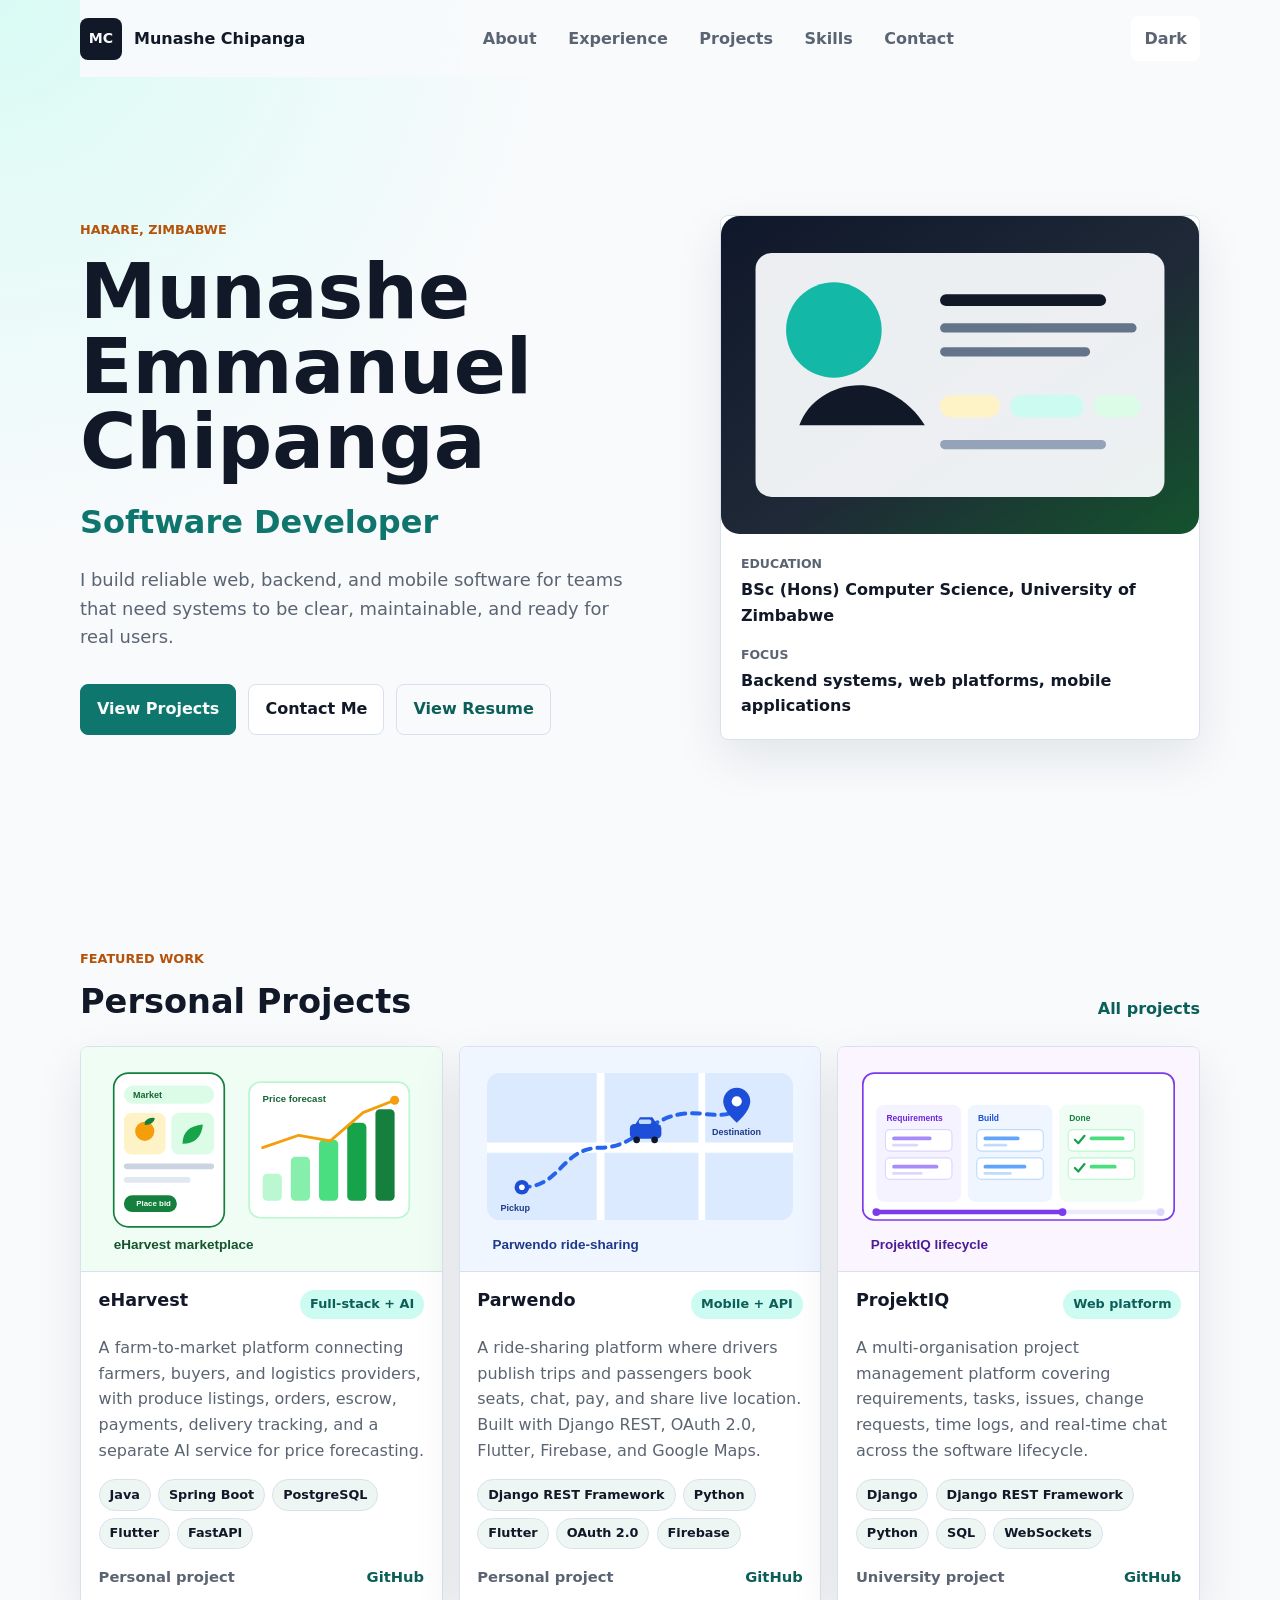
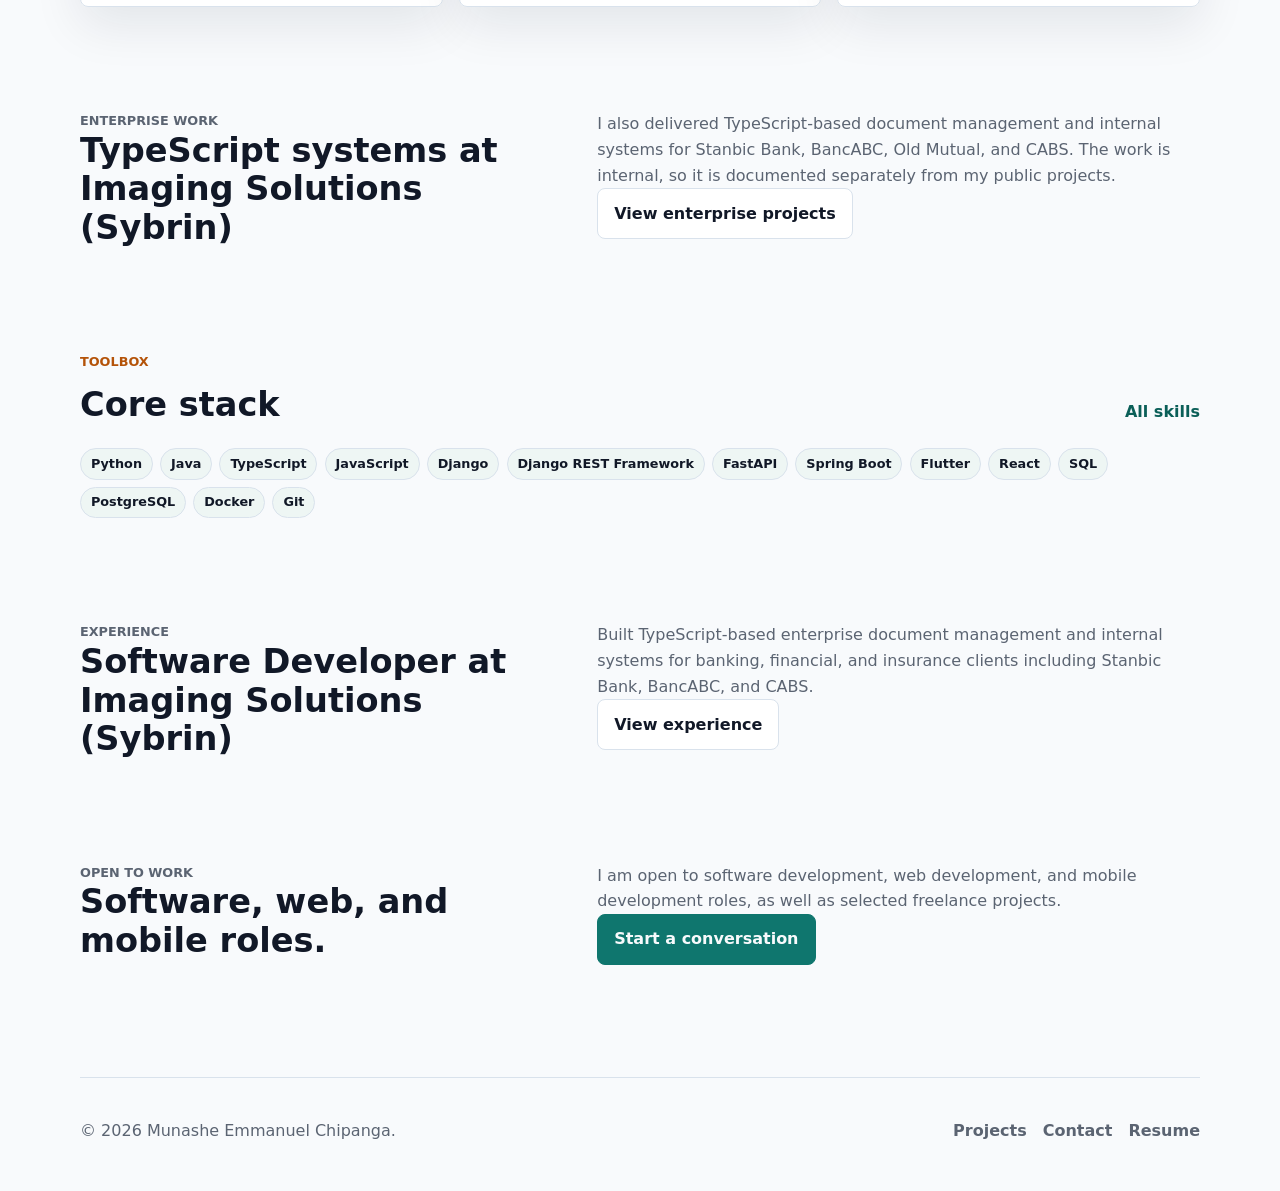
<file: index.html>
<!doctype html>
<html lang="en">
<head>
    <meta charset="utf-8">
    <meta name="viewport" content="width=device-width, initial-scale=1">
    <meta name="description" content="Munashe Emmanuel Chipanga is a software developer in Harare, Zimbabwe building backend, web, and mobile software. Explore personal projects including eHarvest, Parwendo, and ProjektIQ.">
    <meta name="author" content="Munashe Emmanuel Chipanga">
    <meta property="og:title" content="Home | Munashe Emmanuel Chipanga">
    <meta property="og:description" content="Software Developer portfolio for Munashe Emmanuel Chipanga.">
    <meta property="og:type" content="website">
    <meta name="theme-color" content="#0f766e">
    <title>Home | Munashe Emmanuel Chipanga</title>
    <script>
        (function () {
            try {
                var savedTheme = localStorage.getItem("theme");
                var prefersDark = window.matchMedia("(prefers-color-scheme: dark)").matches;
                document.documentElement.dataset.theme = savedTheme || (prefersDark ? "dark" : "light");
            } catch (error) {
                document.documentElement.dataset.theme = "light";
            }
        })();
    </script>
    <link rel="icon" href="assets/img/favicon.svg" type="image/svg+xml">
    <link rel="stylesheet" href="assets/css/styles.css">
    <script src="assets/js/theme.js" defer></script>
    <script src="assets/js/site.js" defer></script>
</head>
<body>
    <a class="skip-link" href="#main">Skip to content</a>
    <header class="site-header">
        <a class="brand" href="index.html" aria-label="MC Munashe Chipanga home">
            <span class="brand-mark">MC</span>
            <span class="brand-text">Munashe Chipanga</span>
        </a>
        <nav class="site-nav" aria-label="Primary navigation">
            <a href="about.html">About</a>
            <a href="experience.html">Experience</a>
            <a href="projects.html">Projects</a>
            <a href="skills.html">Skills</a>
            <a href="contact.html">Contact</a>
        </nav>
        <button class="theme-toggle" type="button" data-theme-toggle aria-label="Toggle dark and light mode" aria-pressed="false">
            <span data-theme-icon aria-hidden="true">Theme</span>
        </button>
    </header>

    <main id="main">
        <section class="hero-section">
            <div class="hero-copy">
                <p class="eyebrow">Harare, Zimbabwe</p>
                <h1>Munashe Emmanuel Chipanga</h1>
                <p class="hero-role">Software Developer</p>
                <p class="hero-tagline">I build reliable web, backend, and mobile software for teams that need systems to be clear, maintainable, and ready for real users.</p>
                <div class="button-row">
                    <a class="btn btn-primary" href="projects.html">View Projects</a>
                    <a class="btn btn-secondary" href="contact.html">Contact Me</a>
                    <a class="btn btn-ghost" href="resume.html">View Resume</a>
                </div>
            </div>
            <div class="hero-panel" aria-label="Profile summary">
                <div class="profile-card">
                    <img src="assets/img/profile-card.svg" alt="Abstract portfolio card for Munashe Emmanuel Chipanga" width="720" height="480">
                    <dl>
                        <div>
                            <dt>Education</dt>
                            <dd>BSc (Hons) Computer Science, University of Zimbabwe</dd>
                        </div>
                        <div>
                            <dt>Focus</dt>
                            <dd>Backend systems, web platforms, mobile applications</dd>
                        </div>
                    </dl>
                </div>
            </div>
        </section>

        <section class="section-band" id="featured-projects">
            <div class="section-heading">
                <div>
                    <p class="eyebrow">Featured Work</p>
                    <h2>Personal Projects</h2>
                </div>
                <a class="text-link" href="projects.html">All projects</a>
            </div>
            <div class="project-grid">
                <article class="project-card">
                    <img class="project-image" width="640" height="400" src="assets/img/projects/eharvest.svg" alt="Illustration of the eHarvest produce marketplace and price forecast dashboard" loading="lazy" decoding="async">
                    <div class="project-body">
                        <div class="project-title-row">
                            <h2>eHarvest</h2>
                            <span class="badge badge-personal">Full-stack + AI</span>
                        </div>
                        <p>A farm-to-market platform connecting farmers, buyers, and logistics providers, with produce listings, orders, escrow, payments, delivery tracking, and a separate AI service for price forecasting.</p>
                        <div class="tag-row">
                            <span class="tag">Java</span>
                            <span class="tag">Spring Boot</span>
                            <span class="tag">PostgreSQL</span>
                            <span class="tag">Flutter</span>
                            <span class="tag">FastAPI</span>
                        </div>
                        <div class="project-links">
                            <span class="project-context">Personal project</span>
                            <a href="https://github.com/munacips/eharvest" target="_blank" rel="noopener">GitHub</a>
                        </div>
                    </div>
                </article>

                <article class="project-card">
                    <img class="project-image" width="640" height="400" src="assets/img/projects/parwendo.svg" alt="Illustration of a ride-sharing route with a pickup point, car, and destination pin" loading="lazy" decoding="async">
                    <div class="project-body">
                        <div class="project-title-row">
                            <h2>Parwendo</h2>
                            <span class="badge badge-personal">Mobile + API</span>
                        </div>
                        <p>A ride-sharing platform where drivers publish trips and passengers book seats, chat, pay, and share live location. Built with Django REST, OAuth 2.0, Flutter, Firebase, and Google Maps.</p>
                        <div class="tag-row">
                            <span class="tag">Django REST Framework</span>
                            <span class="tag">Python</span>
                            <span class="tag">Flutter</span>
                            <span class="tag">OAuth 2.0</span>
                            <span class="tag">Firebase</span>
                        </div>
                        <div class="project-links">
                            <span class="project-context">Personal project</span>
                            <a href="https://github.com/munacips/parwendo" target="_blank" rel="noopener">GitHub</a>
                        </div>
                    </div>
                </article>

                <article class="project-card">
                    <img class="project-image" width="640" height="400" src="assets/img/projects/projektiq.svg" alt="Illustration of a ProjektIQ board with requirements, build, and done columns" loading="lazy" decoding="async">
                    <div class="project-body">
                        <div class="project-title-row">
                            <h2>ProjektIQ</h2>
                            <span class="badge badge-personal">Web platform</span>
                        </div>
                        <p>A multi-organisation project management platform covering requirements, tasks, issues, change requests, time logs, and real-time chat across the software lifecycle.</p>
                        <div class="tag-row">
                            <span class="tag">Django</span>
                            <span class="tag">Django REST Framework</span>
                            <span class="tag">Python</span>
                            <span class="tag">SQL</span>
                            <span class="tag">WebSockets</span>
                        </div>
                        <div class="project-links">
                            <span class="project-context">University project</span>
                            <a href="https://github.com/munacips/projektiq" target="_blank" rel="noopener">GitHub</a>
                        </div>
                    </div>
                </article>
            </div>
        </section>

        <section class="section-band compact-band" id="enterprise-work">
            <div class="split-content">
                <div>
                    <p class="eyebrow">Enterprise Work</p>
                    <h2>TypeScript systems at Imaging Solutions (Sybrin)</h2>
                </div>
                <div>
                    <p>I also delivered TypeScript-based document management and internal systems for Stanbic Bank, BancABC, Old Mutual, and CABS. The work is internal, so it is documented separately from my public projects.</p>
                    <p class="button-row">
                        <a class="btn btn-secondary" href="projects.html#enterprise-projects">View enterprise projects</a>
                    </p>
                </div>
            </div>
        </section>

        <section class="section-band compact-band">
            <div class="section-heading">
                <div>
                    <p class="eyebrow">Toolbox</p>
                    <h2>Core stack</h2>
                </div>
                <a class="text-link" href="skills.html">All skills</a>
            </div>
            <div class="tag-row">
                <span class="tag">Python</span>
                <span class="tag">Java</span>
                <span class="tag">TypeScript</span>
                <span class="tag">JavaScript</span>
                <span class="tag">Django</span>
                <span class="tag">Django REST Framework</span>
                <span class="tag">FastAPI</span>
                <span class="tag">Spring Boot</span>
                <span class="tag">Flutter</span>
                <span class="tag">React</span>
                <span class="tag">SQL</span>
                <span class="tag">PostgreSQL</span>
                <span class="tag">Docker</span>
                <span class="tag">Git</span>
            </div>
        </section>

        <section class="section-band compact-band">
            <div class="split-content">
                <div>
                    <p class="eyebrow">Experience</p>
                    <h2>Software Developer at Imaging Solutions (Sybrin)</h2>
                </div>
                <div>
                    <p>Built TypeScript-based enterprise document management and internal systems for banking, financial, and insurance clients including Stanbic Bank, BancABC, and CABS.</p>
                    <p class="button-row">
                        <a class="btn btn-secondary" href="experience.html">View experience</a>
                    </p>
                </div>
            </div>
        </section>

        <section class="section-band compact-band">
            <div class="split-content">
                <div>
                    <p class="eyebrow">Open to work</p>
                    <h2>Software, web, and mobile roles.</h2>
                </div>
                <div>
                    <p>I am open to software development, web development, and mobile development roles, as well as selected freelance projects.</p>
                    <p class="button-row">
                        <a class="btn btn-primary" href="contact.html">Start a conversation</a>
                    </p>
                </div>
            </div>
        </section>
    </main>

    <footer class="site-footer">
        <p>&copy; <span data-current-year>2026</span> Munashe Emmanuel Chipanga.</p>
        <div class="footer-links">
            <a href="projects.html">Projects</a>
            <a href="contact.html">Contact</a>
            <a href="resume.html">Resume</a>
        </div>
    </footer>
</body>
</html>
</file>
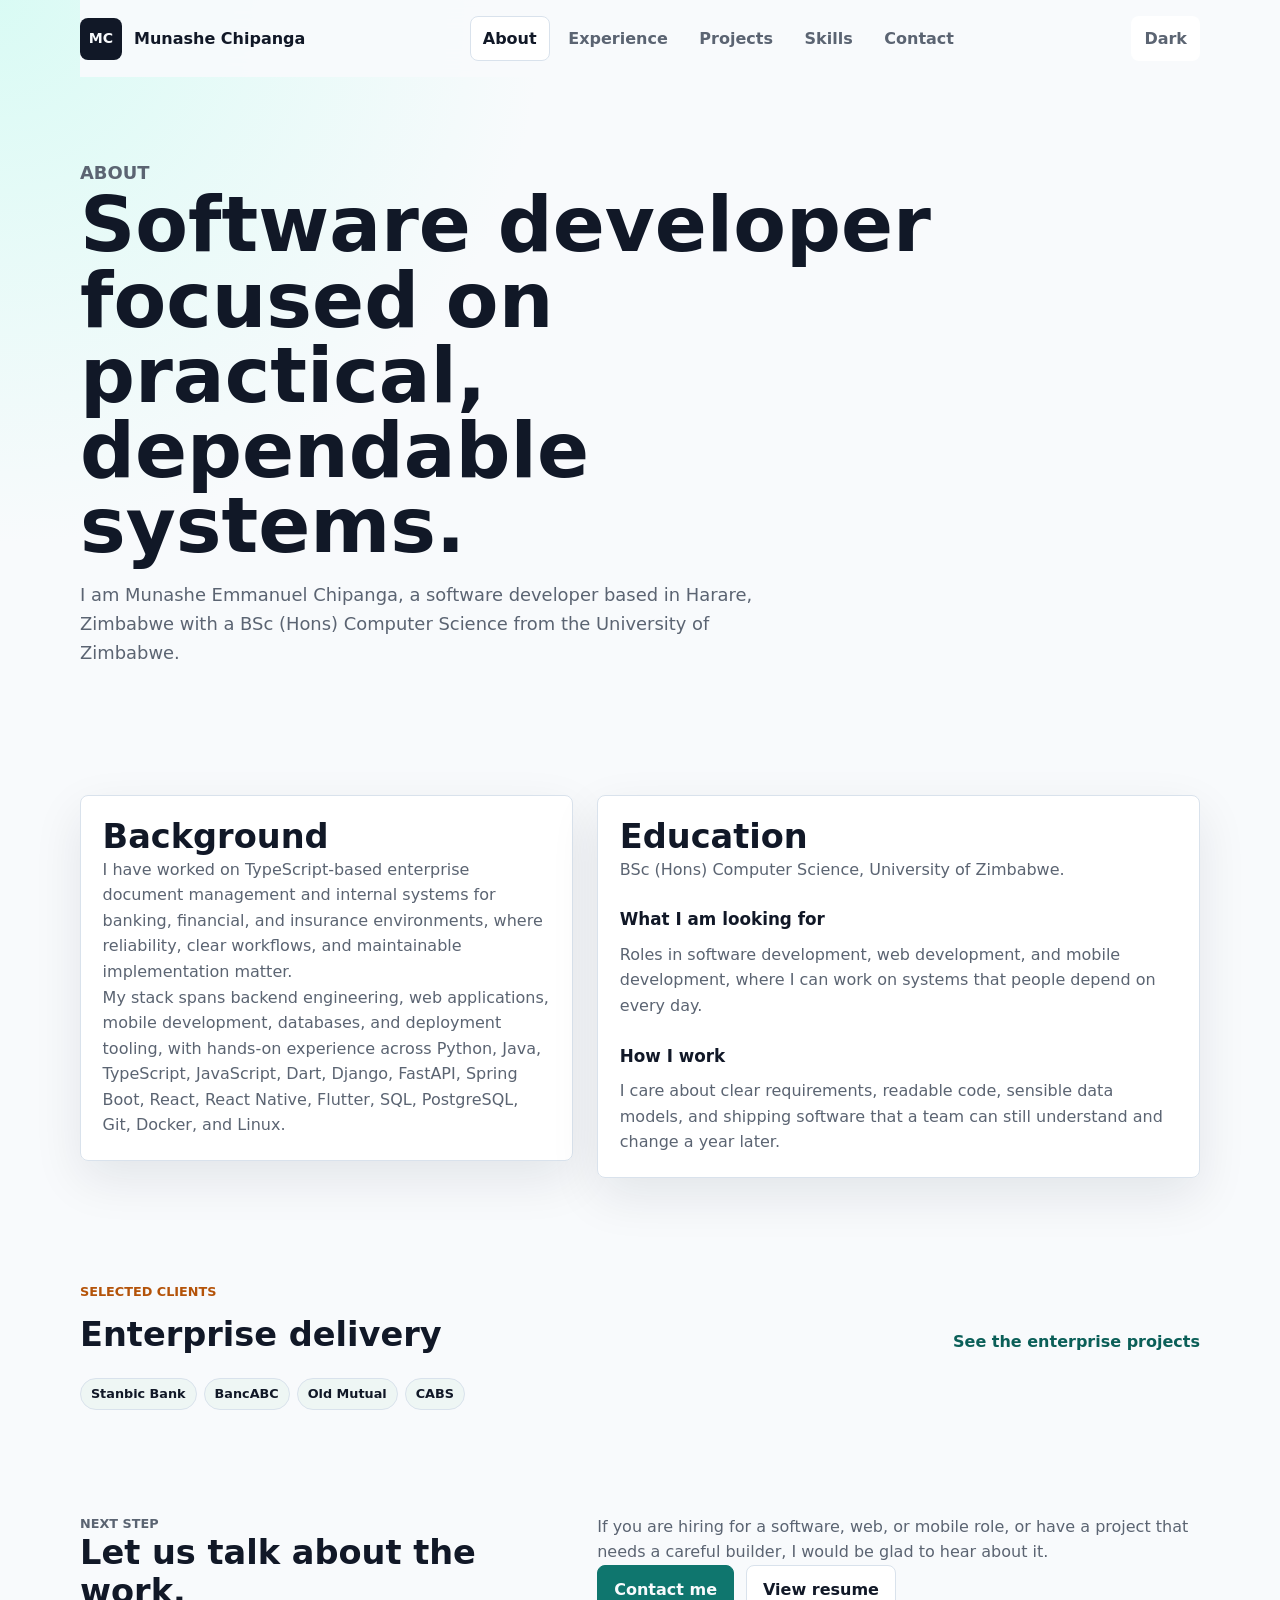
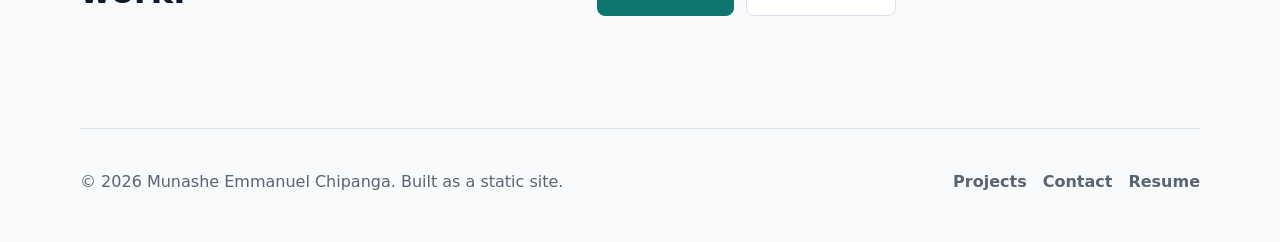
<file: about.html>
<!doctype html>
<html lang="en">
<head>
    <meta charset="utf-8">
    <meta name="viewport" content="width=device-width, initial-scale=1">
    <meta name="description" content="About Munashe Emmanuel Chipanga, a software developer and University of Zimbabwe computer science graduate.">
    <meta name="author" content="Munashe Emmanuel Chipanga">
    <meta property="og:title" content="About | Munashe Emmanuel Chipanga">
    <meta property="og:description" content="Software Developer portfolio for Munashe Emmanuel Chipanga.">
    <meta property="og:type" content="website">
    <meta name="theme-color" content="#0f766e">
    <title>About | Munashe Emmanuel Chipanga</title>
    <script>
        (function () {
            try {
                var savedTheme = localStorage.getItem("theme");
                var prefersDark = window.matchMedia("(prefers-color-scheme: dark)").matches;
                document.documentElement.dataset.theme = savedTheme || (prefersDark ? "dark" : "light");
            } catch (error) {
                document.documentElement.dataset.theme = "light";
            }
        })();
    </script>
    <link rel="icon" href="assets/img/favicon.svg" type="image/svg+xml">
    <link rel="stylesheet" href="assets/css/styles.css">
    <script src="assets/js/theme.js" defer></script>
    <script src="assets/js/site.js" defer></script>
</head>
<body>
    <a class="skip-link" href="#main">Skip to content</a>
    <header class="site-header">
        <a class="brand" href="index.html" aria-label="MC Munashe Chipanga home">
            <span class="brand-mark">MC</span>
            <span class="brand-text">Munashe Chipanga</span>
        </a>
        <nav class="site-nav" aria-label="Primary navigation">
            <a href="about.html" aria-current="page">About</a>
            <a href="experience.html">Experience</a>
            <a href="projects.html">Projects</a>
            <a href="skills.html">Skills</a>
            <a href="contact.html">Contact</a>
        </nav>
        <button class="theme-toggle" type="button" data-theme-toggle aria-label="Toggle dark and light mode" aria-pressed="false">
            <span data-theme-icon aria-hidden="true">Theme</span>
        </button>
    </header>

    <main id="main">
        <section class="page-hero">
            <p class="eyebrow">About</p>
            <h1>Software developer focused on practical, dependable systems.</h1>
            <p>I am Munashe Emmanuel Chipanga, a software developer based in Harare, Zimbabwe with a BSc (Hons) Computer Science from the University of Zimbabwe.</p>
        </section>

        <section class="content-grid">
            <article class="content-panel">
                <h2>Background</h2>
                <p>I have worked on TypeScript-based enterprise document management and internal systems for banking, financial, and insurance environments, where reliability, clear workflows, and maintainable implementation matter.</p>
                <p>My stack spans backend engineering, web applications, mobile development, databases, and deployment tooling, with hands-on experience across Python, Java, TypeScript, JavaScript, Dart, Django, FastAPI, Spring Boot, React, React Native, Flutter, SQL, PostgreSQL, Git, Docker, and Linux.</p>
            </article>
            <article class="content-panel">
                <h2>Education</h2>
                <p>BSc (Hons) Computer Science, University of Zimbabwe.</p>
                <h3>What I am looking for</h3>
                <p>Roles in software development, web development, and mobile development, where I can work on systems that people depend on every day.</p>
                <h3>How I work</h3>
                <p>I care about clear requirements, readable code, sensible data models, and shipping software that a team can still understand and change a year later.</p>
            </article>
        </section>

        <section class="section-band compact-band">
            <div class="section-heading">
                <div>
                    <p class="eyebrow">Selected clients</p>
                    <h2>Enterprise delivery</h2>
                </div>
                <a class="text-link" href="projects.html#enterprise-projects">See the enterprise projects</a>
            </div>
            <div class="tag-row">
                <span class="tag">Stanbic Bank</span>
                <span class="tag">BancABC</span>
                <span class="tag">Old Mutual</span>
                <span class="tag">CABS</span>
            </div>
        </section>

        <section class="section-band compact-band">
            <div class="split-content">
                <div>
                    <p class="eyebrow">Next step</p>
                    <h2>Let us talk about the work.</h2>
                </div>
                <div>
                    <p>If you are hiring for a software, web, or mobile role, or have a project that needs a careful builder, I would be glad to hear about it.</p>
                    <p class="button-row">
                        <a class="btn btn-primary" href="contact.html">Contact me</a>
                        <a class="btn btn-secondary" href="resume.html">View resume</a>
                    </p>
                </div>
            </div>
        </section>
    </main>

    <footer class="site-footer">
        <p>&copy; <span data-current-year>2026</span> Munashe Emmanuel Chipanga. Built as a static site.</p>
        <div class="footer-links">
            <a href="projects.html">Projects</a>
            <a href="contact.html">Contact</a>
            <a href="resume.html">Resume</a>
        </div>
    </footer>
</body>
</html>
</file>
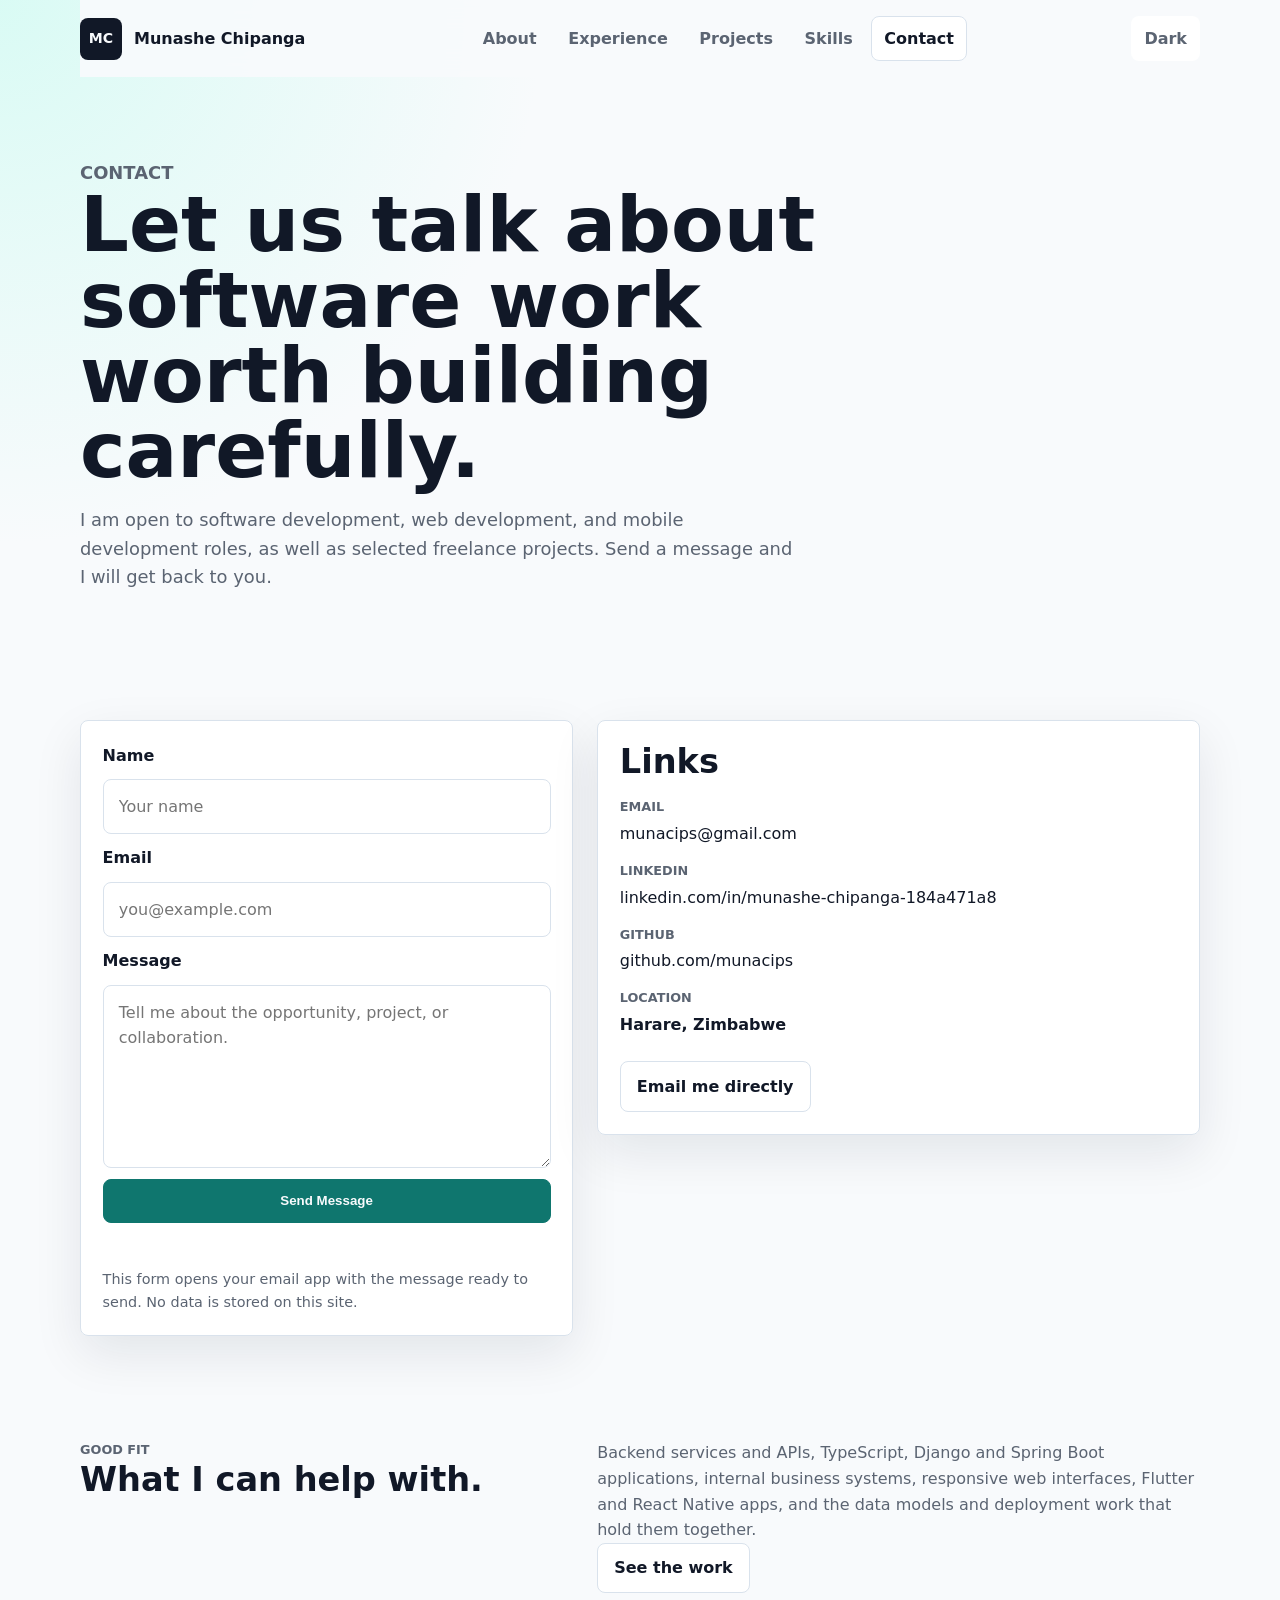
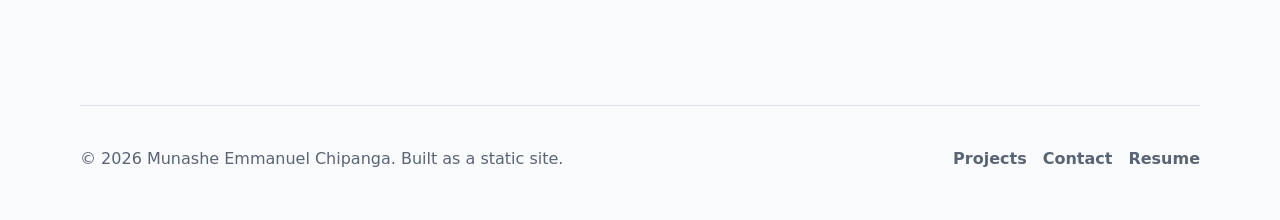
<file: contact.html>
<!doctype html>
<html lang="en">
<head>
    <meta charset="utf-8">
    <meta name="viewport" content="width=device-width, initial-scale=1">
    <meta name="description" content="Contact Munashe Emmanuel Chipanga for software development roles, projects, and collaborations.">
    <meta name="author" content="Munashe Emmanuel Chipanga">
    <meta property="og:title" content="Contact | Munashe Emmanuel Chipanga">
    <meta property="og:description" content="Software Developer portfolio for Munashe Emmanuel Chipanga.">
    <meta property="og:type" content="website">
    <meta name="theme-color" content="#0f766e">
    <title>Contact | Munashe Emmanuel Chipanga</title>
    <script>
        (function () {
            try {
                var savedTheme = localStorage.getItem("theme");
                var prefersDark = window.matchMedia("(prefers-color-scheme: dark)").matches;
                document.documentElement.dataset.theme = savedTheme || (prefersDark ? "dark" : "light");
            } catch (error) {
                document.documentElement.dataset.theme = "light";
            }
        })();
    </script>
    <link rel="icon" href="assets/img/favicon.svg" type="image/svg+xml">
    <link rel="stylesheet" href="assets/css/styles.css">
    <script src="assets/js/theme.js" defer></script>
    <script src="assets/js/site.js" defer></script>
    <script src="assets/js/contact.js" defer></script>
</head>
<body>
    <a class="skip-link" href="#main">Skip to content</a>
    <header class="site-header">
        <a class="brand" href="index.html" aria-label="MC Munashe Chipanga home">
            <span class="brand-mark">MC</span>
            <span class="brand-text">Munashe Chipanga</span>
        </a>
        <nav class="site-nav" aria-label="Primary navigation">
            <a href="about.html">About</a>
            <a href="experience.html">Experience</a>
            <a href="projects.html">Projects</a>
            <a href="skills.html">Skills</a>
            <a href="contact.html" aria-current="page">Contact</a>
        </nav>
        <button class="theme-toggle" type="button" data-theme-toggle aria-label="Toggle dark and light mode" aria-pressed="false">
            <span data-theme-icon aria-hidden="true">Theme</span>
        </button>
    </header>

    <main id="main">
        <section class="page-hero">
            <p class="eyebrow">Contact</p>
            <h1>Let us talk about software work worth building carefully.</h1>
            <p>I am open to software development, web development, and mobile development roles, as well as selected freelance projects. Send a message and I will get back to you.</p>
        </section>

        <section class="contact-layout">
            <form class="contact-form" data-contact-form action="mailto:munacips@gmail.com" method="post" enctype="text/plain">
                <label for="contact-name">Name</label>
                <input class="form-control" id="contact-name" name="name" type="text" autocomplete="name" placeholder="Your name" required>

                <label for="contact-email">Email</label>
                <input class="form-control" id="contact-email" name="email" type="email" autocomplete="email" placeholder="you@example.com" required>

                <label for="contact-message">Message</label>
                <textarea class="form-control" id="contact-message" name="message" rows="6" placeholder="Tell me about the opportunity, project, or collaboration." required></textarea>

                <button class="btn btn-primary" type="submit">Send Message</button>
                <p class="form-status" data-form-status role="status" aria-live="polite"></p>
                <p class="contact-note">This form opens your email app with the message ready to send. No data is stored on this site.</p>
            </form>

            <aside class="contact-card">
                <h2>Links</h2>
                <ul class="link-list">
                    <li><span>Email</span><a href="mailto:munacips@gmail.com">munacips@gmail.com</a></li>
                    <li><span>LinkedIn</span><a href="https://www.linkedin.com/in/munashe-chipanga-184a471a8" target="_blank" rel="noopener">linkedin.com/in/munashe-chipanga-184a471a8</a></li>
                    <li><span>GitHub</span><a href="https://github.com/munacips" target="_blank" rel="noopener">github.com/munacips</a></li>
                    <li><span>Location</span><span class="link-value">Harare, Zimbabwe</span></li>
                </ul>
                <a class="btn btn-secondary" href="mailto:munacips@gmail.com">Email me directly</a>
            </aside>
        </section>

        <section class="section-band compact-band">
            <div class="split-content">
                <div>
                    <p class="eyebrow">Good fit</p>
                    <h2>What I can help with.</h2>
                </div>
                <div>
                    <p>Backend services and APIs, TypeScript, Django and Spring Boot applications, internal business systems, responsive web interfaces, Flutter and React Native apps, and the data models and deployment work that hold them together.</p>
                    <p class="button-row">
                        <a class="btn btn-secondary" href="projects.html">See the work</a>
                    </p>
                </div>
            </div>
        </section>
    </main>

    <footer class="site-footer">
        <p>&copy; <span data-current-year>2026</span> Munashe Emmanuel Chipanga. Built as a static site.</p>
        <div class="footer-links">
            <a href="projects.html">Projects</a>
            <a href="contact.html">Contact</a>
            <a href="resume.html">Resume</a>
        </div>
    </footer>
</body>
</html>
</file>
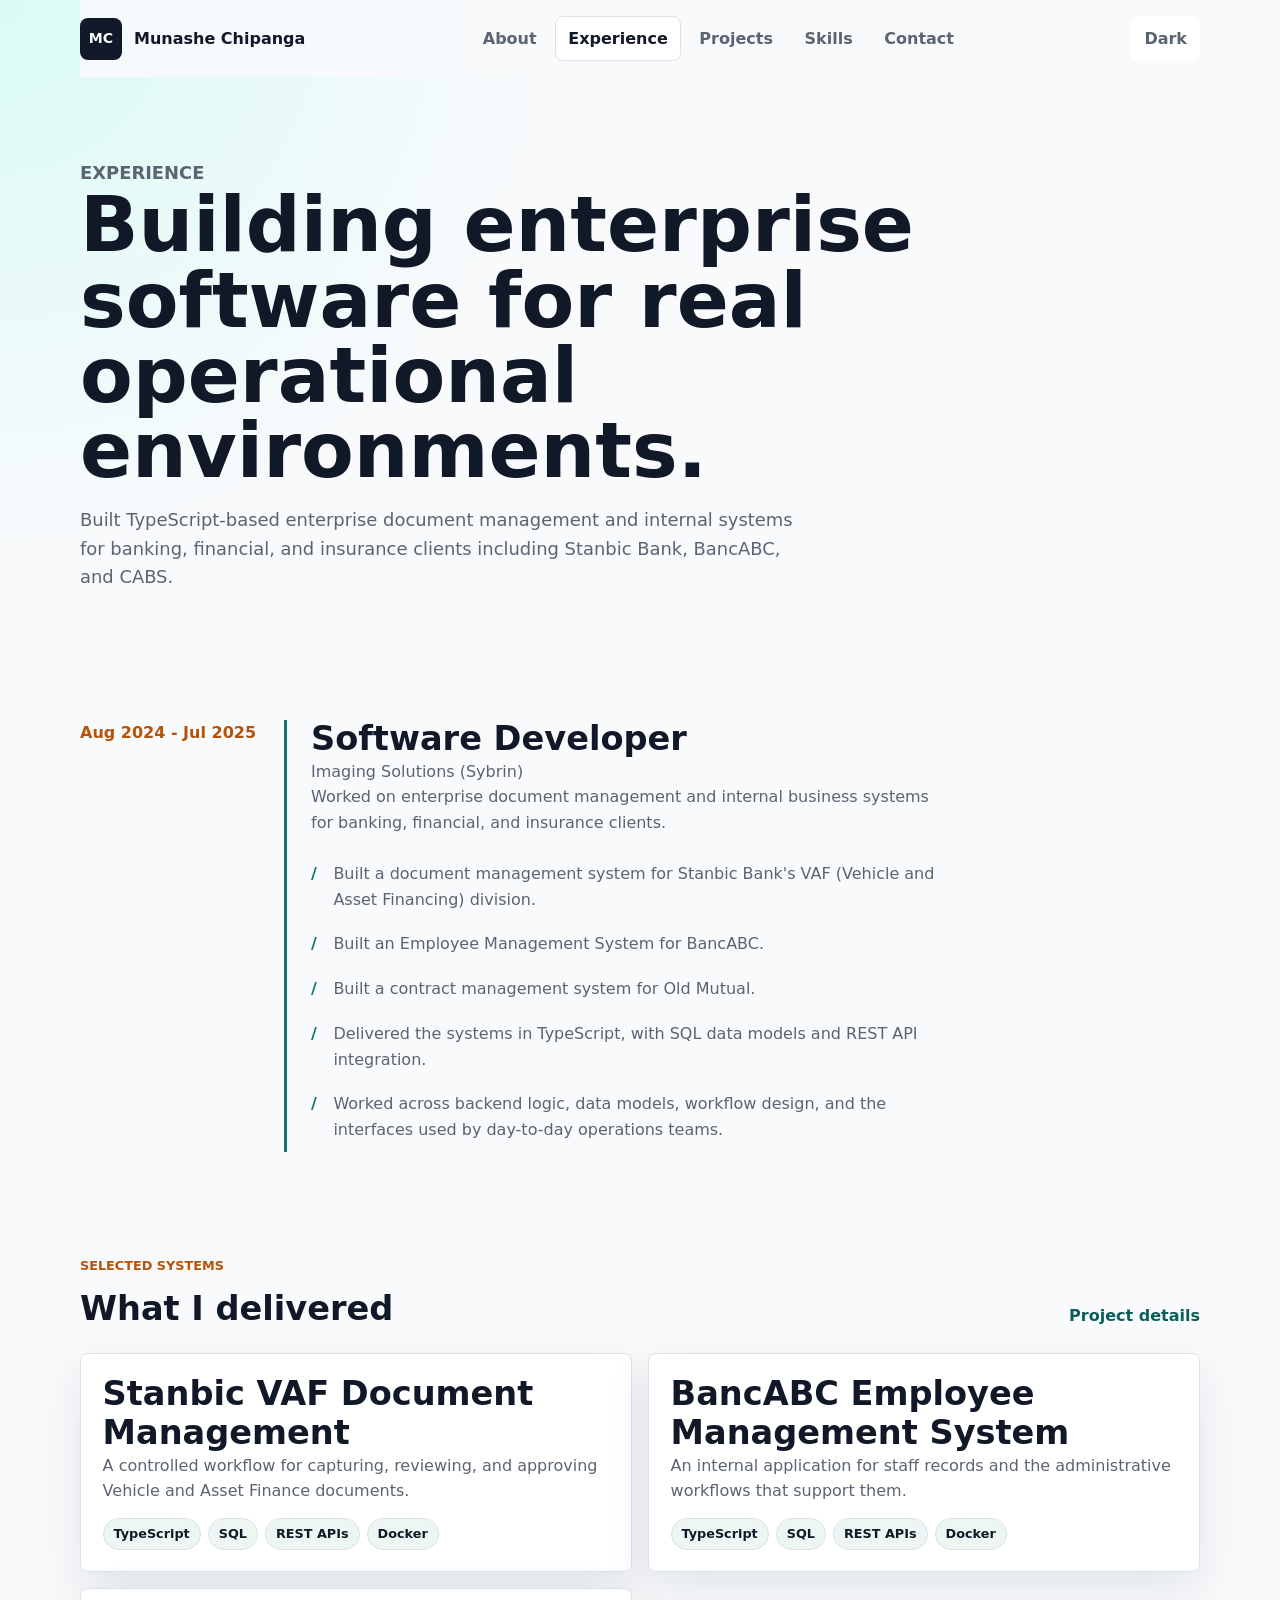
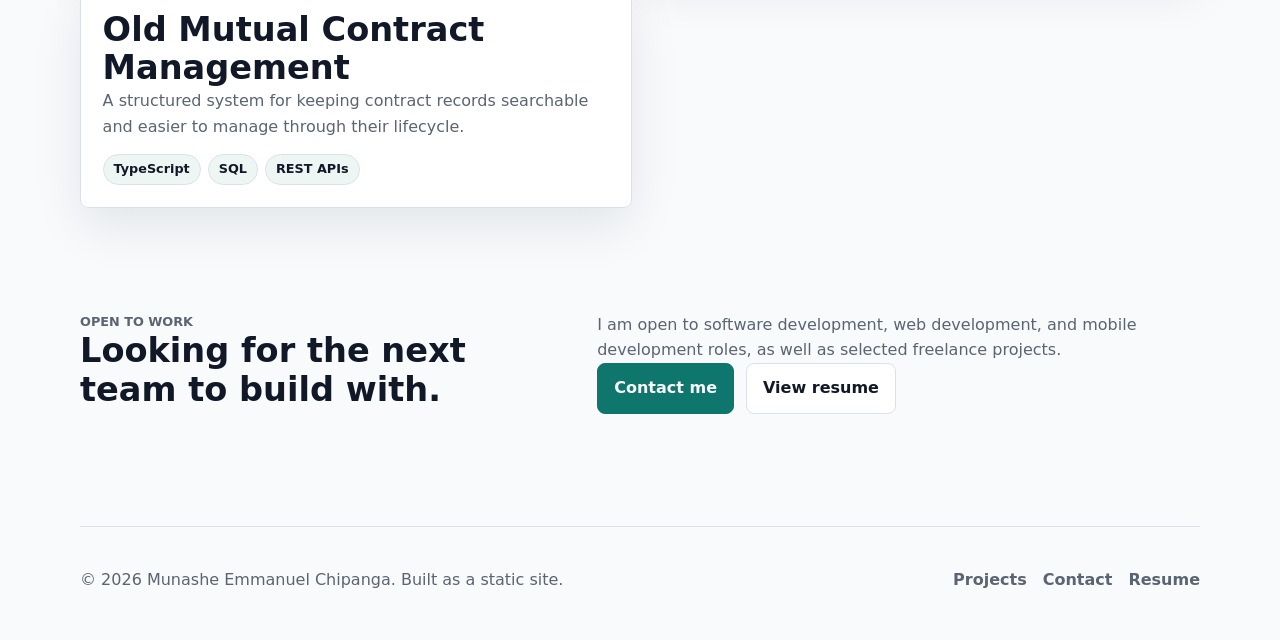
<file: experience.html>
<!doctype html>
<html lang="en">
<head>
    <meta charset="utf-8">
    <meta name="viewport" content="width=device-width, initial-scale=1">
    <meta name="description" content="Professional experience for Munashe Emmanuel Chipanga, including software development work at Imaging Solutions (Sybrin).">
    <meta name="author" content="Munashe Emmanuel Chipanga">
    <meta property="og:title" content="Experience | Munashe Emmanuel Chipanga">
    <meta property="og:description" content="Software Developer portfolio for Munashe Emmanuel Chipanga.">
    <meta property="og:type" content="website">
    <meta name="theme-color" content="#0f766e">
    <title>Experience | Munashe Emmanuel Chipanga</title>
    <script>
        (function () {
            try {
                var savedTheme = localStorage.getItem("theme");
                var prefersDark = window.matchMedia("(prefers-color-scheme: dark)").matches;
                document.documentElement.dataset.theme = savedTheme || (prefersDark ? "dark" : "light");
            } catch (error) {
                document.documentElement.dataset.theme = "light";
            }
        })();
    </script>
    <link rel="icon" href="assets/img/favicon.svg" type="image/svg+xml">
    <link rel="stylesheet" href="assets/css/styles.css">
    <script src="assets/js/theme.js" defer></script>
    <script src="assets/js/site.js" defer></script>
</head>
<body>
    <a class="skip-link" href="#main">Skip to content</a>
    <header class="site-header">
        <a class="brand" href="index.html" aria-label="MC Munashe Chipanga home">
            <span class="brand-mark">MC</span>
            <span class="brand-text">Munashe Chipanga</span>
        </a>
        <nav class="site-nav" aria-label="Primary navigation">
            <a href="about.html">About</a>
            <a href="experience.html" aria-current="page">Experience</a>
            <a href="projects.html">Projects</a>
            <a href="skills.html">Skills</a>
            <a href="contact.html">Contact</a>
        </nav>
        <button class="theme-toggle" type="button" data-theme-toggle aria-label="Toggle dark and light mode" aria-pressed="false">
            <span data-theme-icon aria-hidden="true">Theme</span>
        </button>
    </header>

    <main id="main">
        <section class="page-hero">
            <p class="eyebrow">Experience</p>
            <h1>Building enterprise software for real operational environments.</h1>
            <p>Built TypeScript-based enterprise document management and internal systems for banking, financial, and insurance clients including Stanbic Bank, BancABC, and CABS.</p>
        </section>

        <section class="timeline">
            <article class="timeline-item">
                <div class="timeline-date">Aug 2024 - Jul 2025</div>
                <div class="timeline-body">
                    <h2>Software Developer</h2>
                    <p class="muted">Imaging Solutions (Sybrin)</p>
                    <p>Worked on enterprise document management and internal business systems for banking, financial, and insurance clients.</p>
                    <ul class="impact-list">
                        <li>Built a document management system for Stanbic Bank's VAF (Vehicle and Asset Financing) division.</li>
                        <li>Built an Employee Management System for BancABC.</li>
                        <li>Built a contract management system for Old Mutual.</li>
                        <li>Delivered the systems in TypeScript, with SQL data models and REST API integration.</li>
                        <li>Worked across backend logic, data models, workflow design, and the interfaces used by day-to-day operations teams.</li>
                    </ul>
                </div>
            </article>
        </section>

        <section class="section-band compact-band">
            <div class="section-heading">
                <div>
                    <p class="eyebrow">Selected systems</p>
                    <h2>What I delivered</h2>
                </div>
                <a class="text-link" href="projects.html#enterprise-projects">Project details</a>
            </div>
            <div class="card-grid">
                <article class="content-panel">
                    <h2>Stanbic VAF Document Management</h2>
                    <p>A controlled workflow for capturing, reviewing, and approving Vehicle and Asset Finance documents.</p>
                    <div class="tag-row">
                        <span class="tag">TypeScript</span>
                        <span class="tag">SQL</span>
                        <span class="tag">REST APIs</span>
                        <span class="tag">Docker</span>
                    </div>
                </article>
                <article class="content-panel">
                    <h2>BancABC Employee Management System</h2>
                    <p>An internal application for staff records and the administrative workflows that support them.</p>
                    <div class="tag-row">
                        <span class="tag">TypeScript</span>
                        <span class="tag">SQL</span>
                        <span class="tag">REST APIs</span>
                        <span class="tag">Docker</span>
                    </div>
                </article>
                <article class="content-panel">
                    <h2>Old Mutual Contract Management</h2>
                    <p>A structured system for keeping contract records searchable and easier to manage through their lifecycle.</p>
                    <div class="tag-row">
                        <span class="tag">TypeScript</span>
                        <span class="tag">SQL</span>
                        <span class="tag">REST APIs</span>
                    </div>
                </article>
            
            </div>
        </section>

        <section class="section-band compact-band">
            <div class="split-content">
                <div>
                    <p class="eyebrow">Open to work</p>
                    <h2>Looking for the next team to build with.</h2>
                </div>
                <div>
                    <p>I am open to software development, web development, and mobile development roles, as well as selected freelance projects.</p>
                    <p class="button-row">
                        <a class="btn btn-primary" href="contact.html">Contact me</a>
                        <a class="btn btn-secondary" href="resume.html">View resume</a>
                    </p>
                </div>
            </div>
        </section>
    </main>

    <footer class="site-footer">
        <p>&copy; <span data-current-year>2026</span> Munashe Emmanuel Chipanga. Built as a static site.</p>
        <div class="footer-links">
            <a href="projects.html">Projects</a>
            <a href="contact.html">Contact</a>
            <a href="resume.html">Resume</a>
        </div>
    </footer>
</body>
</html>
</file>
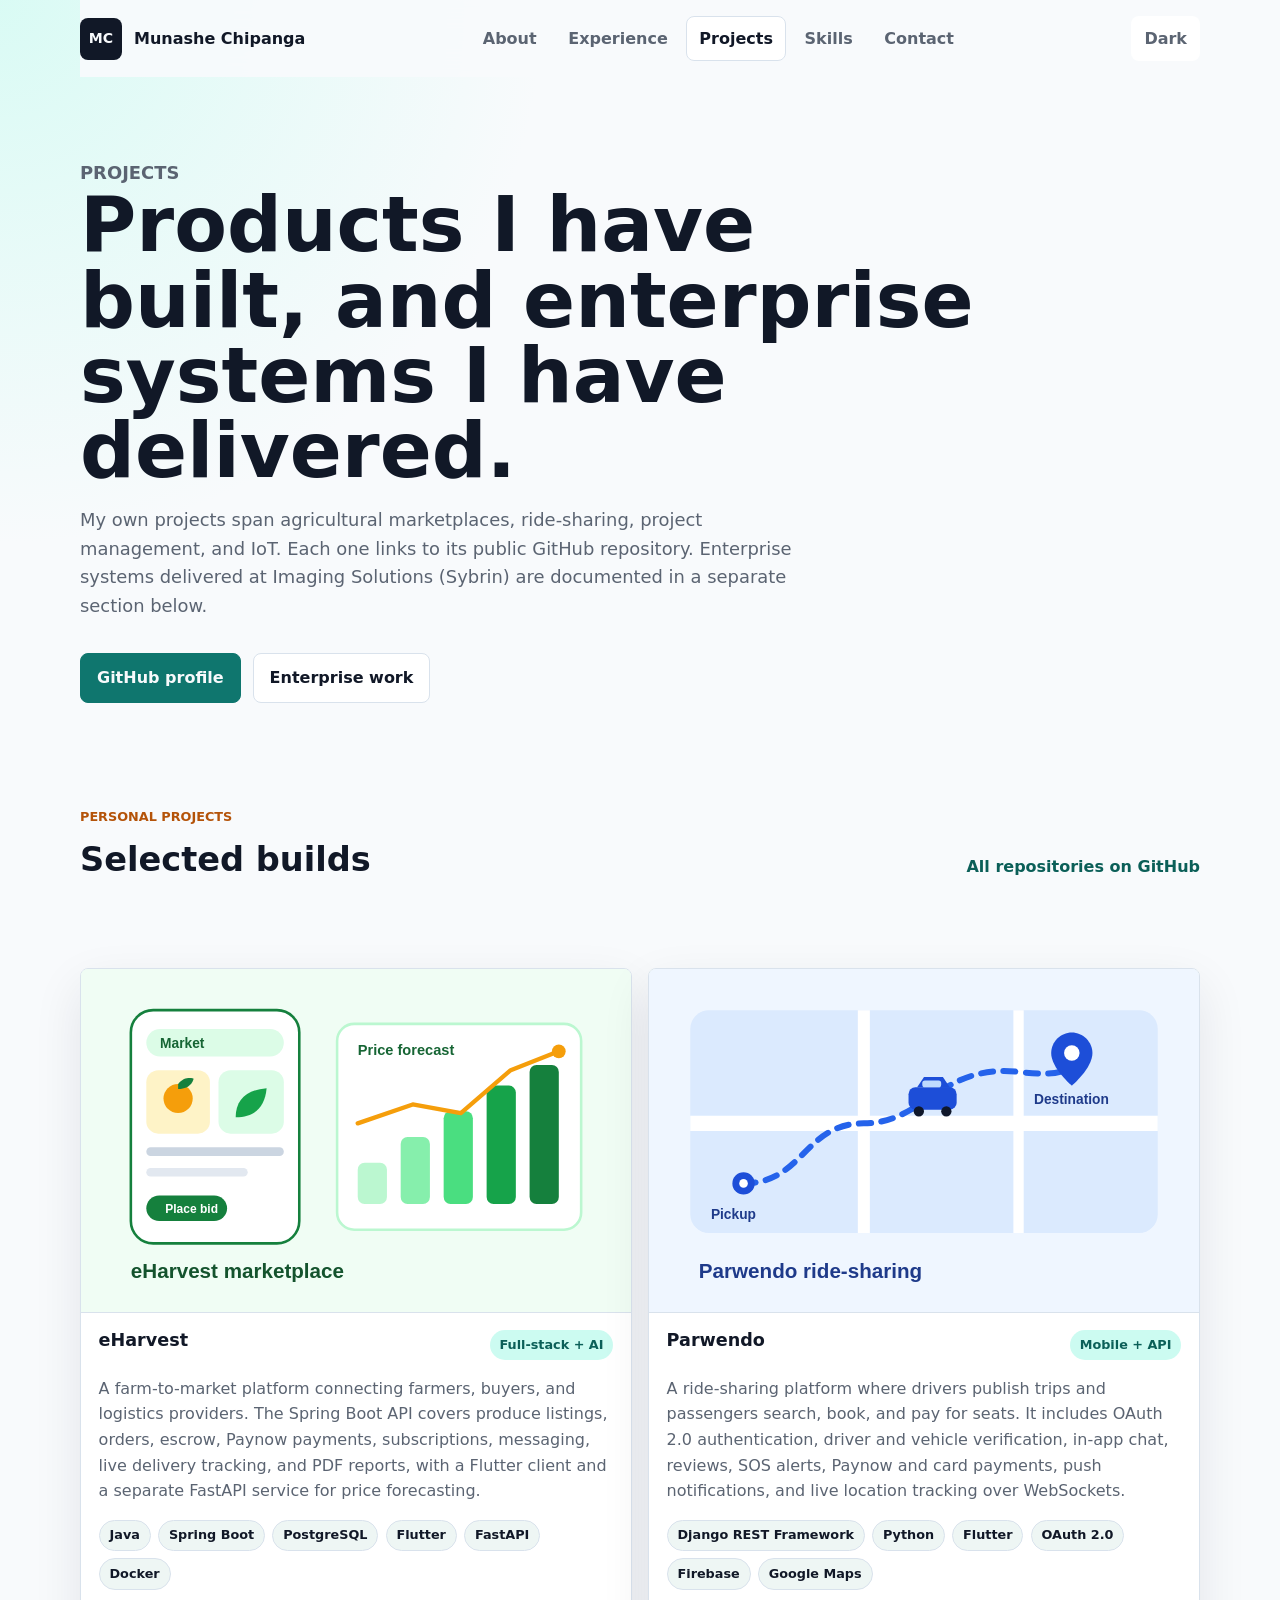
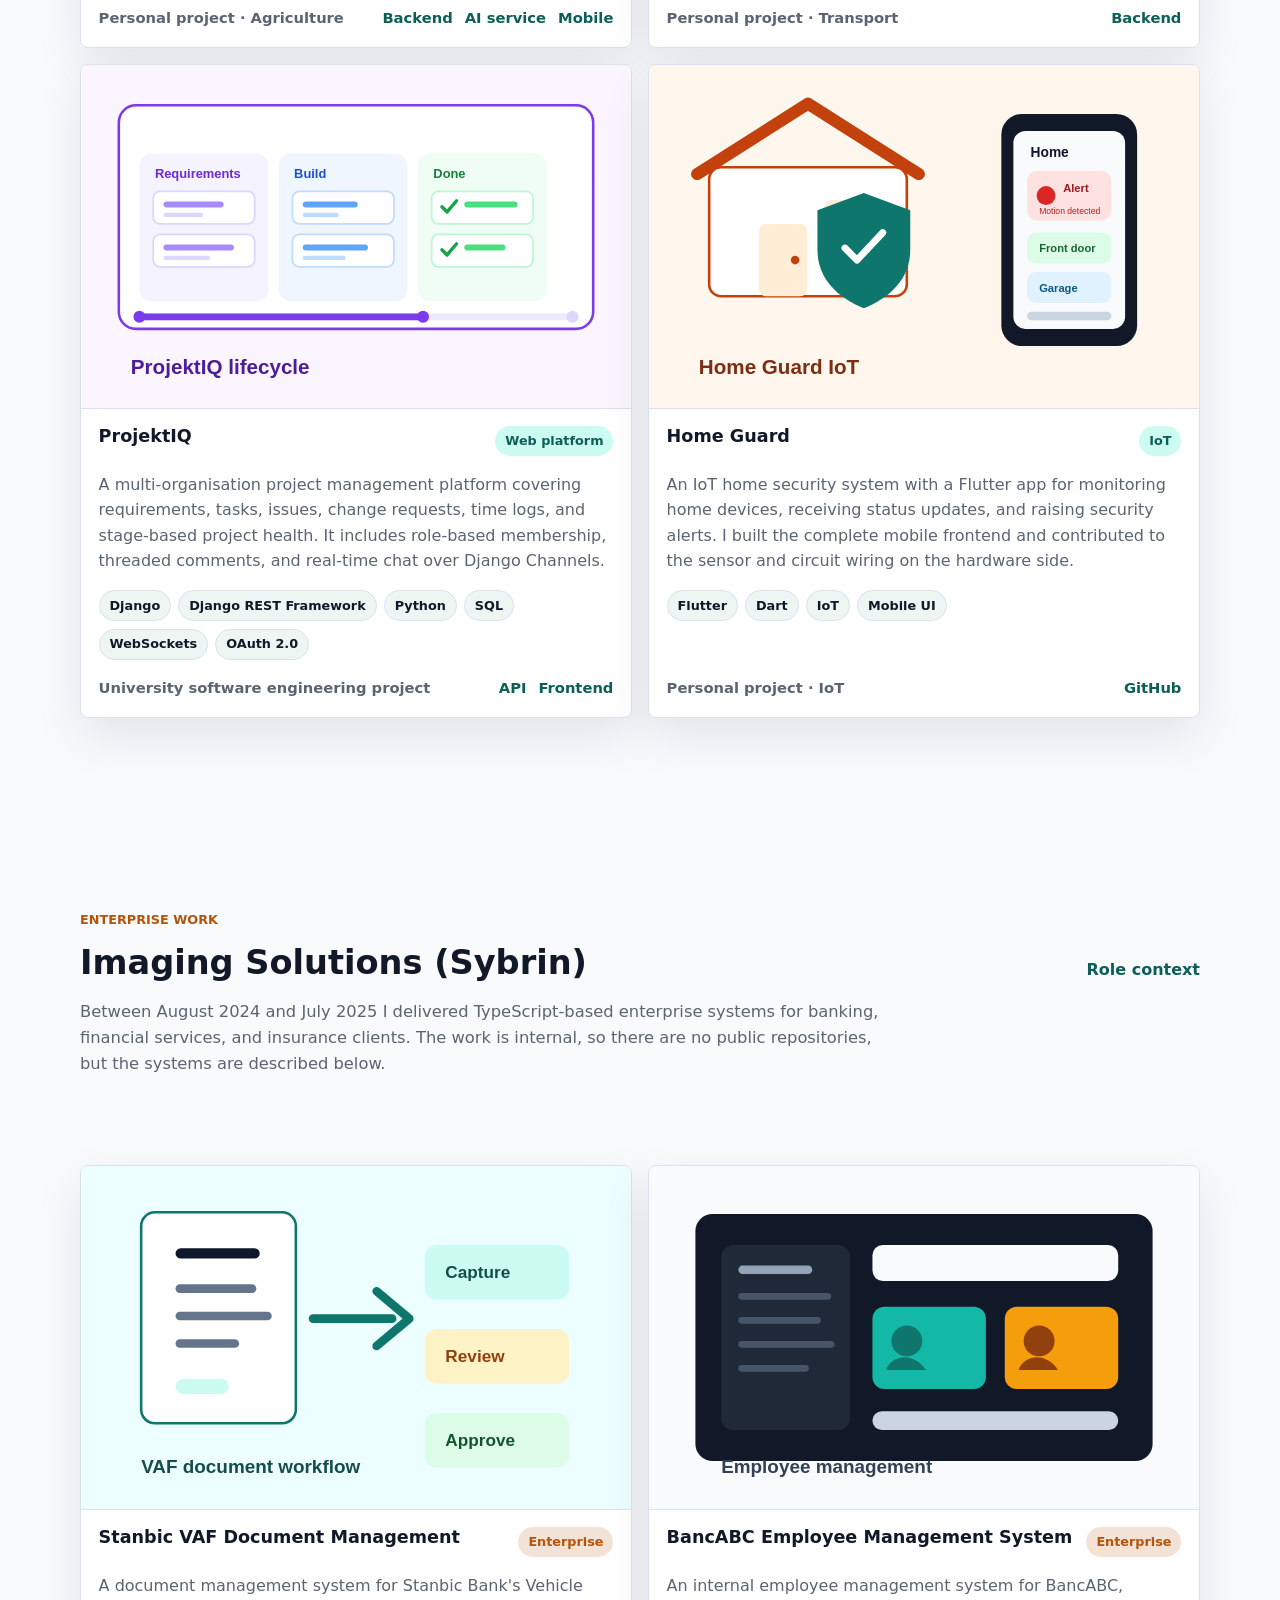
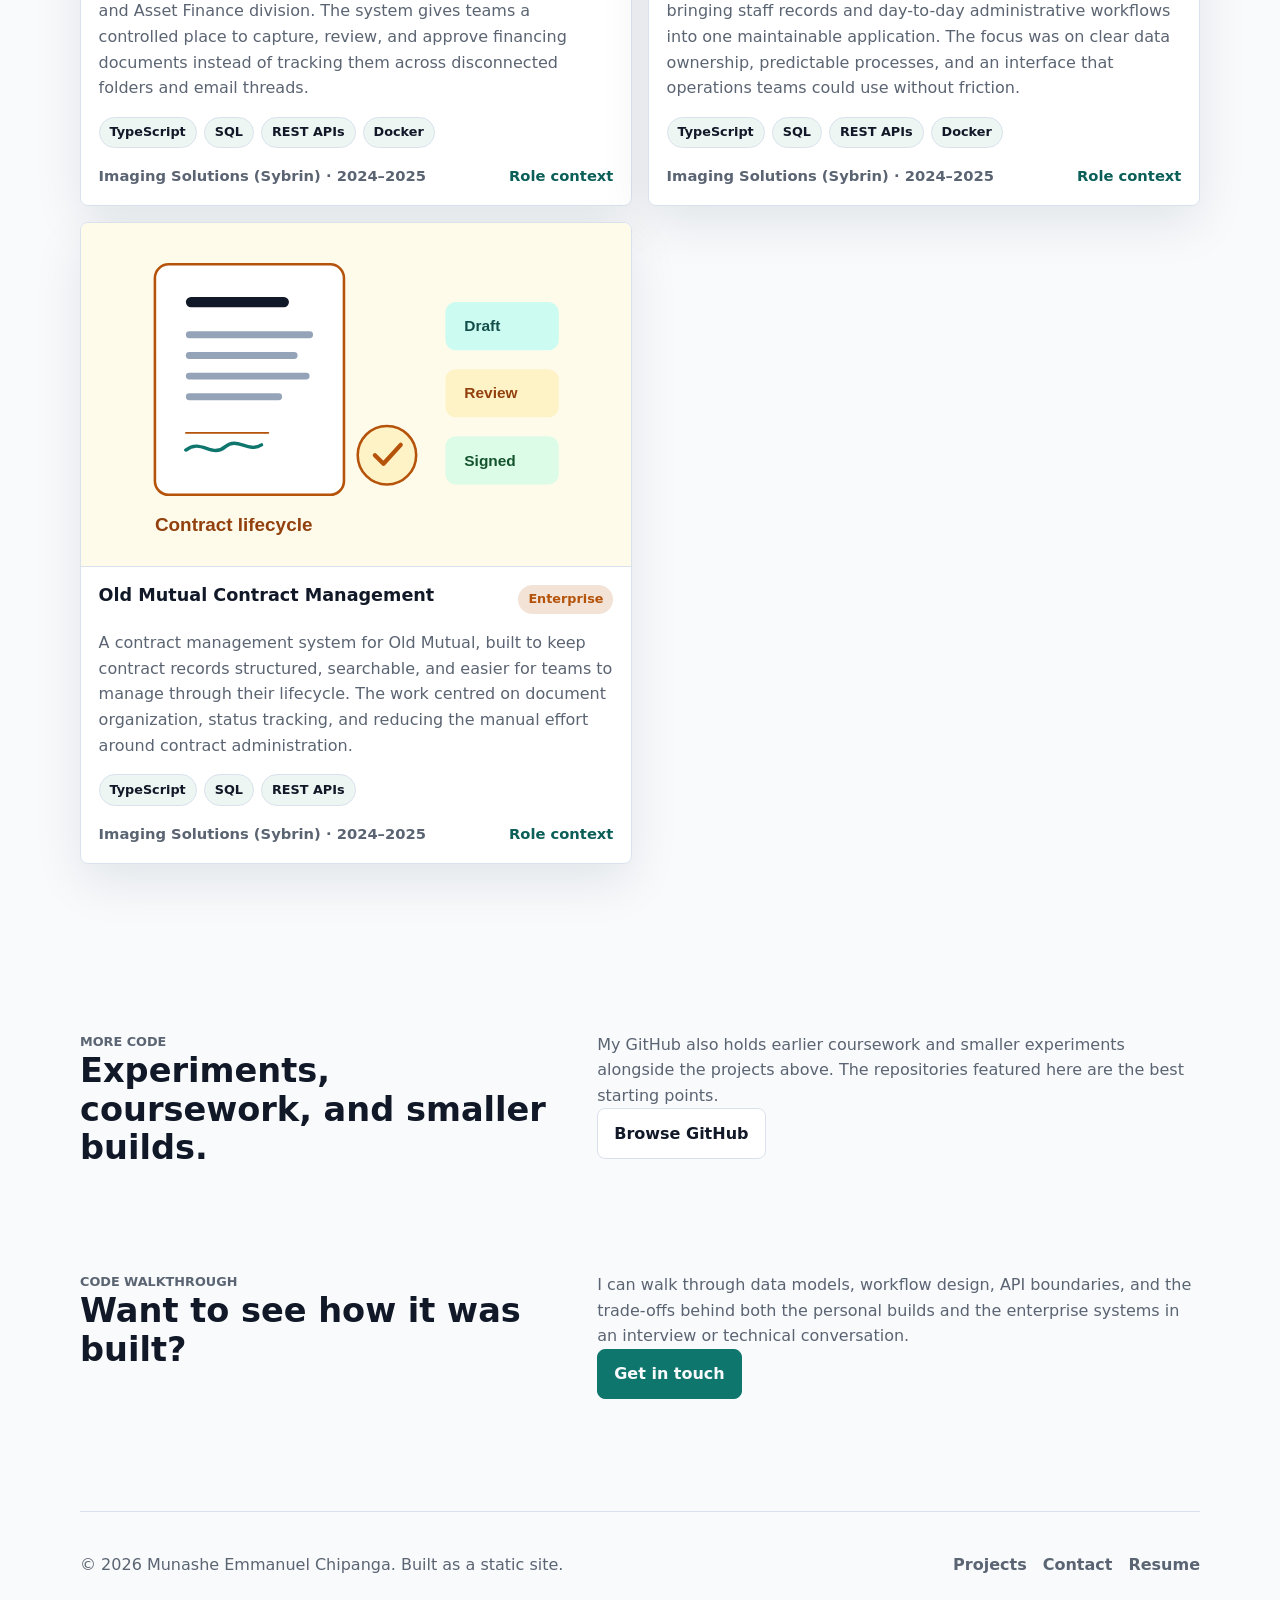
<file: projects.html>
<!doctype html>
<html lang="en">
<head>
    <meta charset="utf-8">
    <meta name="viewport" content="width=device-width, initial-scale=1">
    <meta name="description" content="Projects by Munashe Emmanuel Chipanga, including eHarvest, Parwendo, ProjektIQ, Home Guard, and enterprise systems built at Imaging Solutions.">
    <meta name="author" content="Munashe Emmanuel Chipanga">
    <meta property="og:title" content="Projects | Munashe Emmanuel Chipanga">
    <meta property="og:description" content="Personal projects and enterprise systems by Munashe Emmanuel Chipanga.">
    <meta property="og:type" content="website">
    <meta name="theme-color" content="#0f766e">
    <title>Projects | Munashe Emmanuel Chipanga</title>
    <script>
        (function () {
            try {
                var savedTheme = localStorage.getItem("theme");
                var prefersDark = window.matchMedia("(prefers-color-scheme: dark)").matches;
                document.documentElement.dataset.theme = savedTheme || (prefersDark ? "dark" : "light");
            } catch (error) {
                document.documentElement.dataset.theme = "light";
            }
        })();
    </script>
    <link rel="icon" href="assets/img/favicon.svg" type="image/svg+xml">
    <link rel="stylesheet" href="assets/css/styles.css">
    <script src="assets/js/theme.js" defer></script>
    <script src="assets/js/site.js" defer></script>
</head>
<body>
    <a class="skip-link" href="#main">Skip to content</a>
    <header class="site-header">
        <a class="brand" href="index.html" aria-label="MC Munashe Chipanga home">
            <span class="brand-mark">MC</span>
            <span class="brand-text">Munashe Chipanga</span>
        </a>
        <nav class="site-nav" aria-label="Primary navigation">
            <a href="about.html">About</a>
            <a href="experience.html">Experience</a>
            <a href="projects.html" aria-current="page">Projects</a>
            <a href="skills.html">Skills</a>
            <a href="contact.html">Contact</a>
        </nav>
        <button class="theme-toggle" type="button" data-theme-toggle aria-label="Toggle dark and light mode" aria-pressed="false">
            <span data-theme-icon aria-hidden="true">Theme</span>
        </button>
    </header>

    <main id="main">
        <section class="page-hero">
            <p class="eyebrow">Projects</p>
            <h1>Products I have built, and enterprise systems I have delivered.</h1>
            <p>My own projects span agricultural marketplaces, ride-sharing, project management, and IoT. Each one links to its public GitHub repository. Enterprise systems delivered at Imaging Solutions (Sybrin) are documented in a separate section below.</p>
            <div class="button-row">
                <a class="btn btn-primary" href="https://github.com/munacips" target="_blank" rel="noopener">GitHub profile</a>
                <a class="btn btn-secondary" href="#enterprise-projects">Enterprise work</a>
            </div>
        </section>

        <section class="section-band compact-band" id="personal-projects">
            <div class="section-heading">
                <div>
                    <p class="eyebrow">Personal Projects</p>
                    <h2>Selected builds</h2>
                </div>
                <a class="text-link" href="https://github.com/munacips?tab=repositories" target="_blank" rel="noopener">All repositories on GitHub</a>
            </div>

            <div class="project-grid page-grid">
                <article class="project-card">
                    <img class="project-image" width="640" height="400" src="assets/img/projects/eharvest.svg" alt="Illustration of the eHarvest produce marketplace and price forecast dashboard" loading="lazy" decoding="async">
                    <div class="project-body">
                        <div class="project-title-row">
                            <h2>eHarvest</h2>
                            <span class="badge badge-personal">Full-stack + AI</span>
                        </div>
                        <p>A farm-to-market platform connecting farmers, buyers, and logistics providers. The Spring Boot API covers produce listings, orders, escrow, Paynow payments, subscriptions, messaging, live delivery tracking, and PDF reports, with a Flutter client and a separate FastAPI service for price forecasting.</p>
                        <div class="tag-row">
                            <span class="tag">Java</span>
                            <span class="tag">Spring Boot</span>
                            <span class="tag">PostgreSQL</span>
                            <span class="tag">Flutter</span>
                            <span class="tag">FastAPI</span>
                            <span class="tag">Docker</span>
                        </div>
                        <div class="project-links">
                            <span class="project-context">Personal project · Agriculture</span>
                            <span class="project-link-group">
                                <a href="https://github.com/munacips/eharvest" target="_blank" rel="noopener">Backend</a>
                                <a href="https://github.com/munacips/eharvest_ai" target="_blank" rel="noopener">AI service</a>
                                <a href="https://github.com/munacips/eharvest_mobile" target="_blank" rel="noopener">Mobile</a>
                            </span>
                        </div>
                    </div>
                </article>

                <article class="project-card">
                    <img class="project-image" width="640" height="400" src="assets/img/projects/parwendo.svg" alt="Illustration of a ride-sharing route with a pickup point, car, and destination pin" loading="lazy" decoding="async">
                    <div class="project-body">
                        <div class="project-title-row">
                            <h2>Parwendo</h2>
                            <span class="badge badge-personal">Mobile + API</span>
                        </div>
                        <p>A ride-sharing platform where drivers publish trips and passengers search, book, and pay for seats. It includes OAuth 2.0 authentication, driver and vehicle verification, in-app chat, reviews, SOS alerts, Paynow and card payments, push notifications, and live location tracking over WebSockets.</p>
                        <div class="tag-row">
                            <span class="tag">Django REST Framework</span>
                            <span class="tag">Python</span>
                            <span class="tag">Flutter</span>
                            <span class="tag">OAuth 2.0</span>
                            <span class="tag">Firebase</span>
                            <span class="tag">Google Maps</span>
                        </div>
                        <div class="project-links">
                            <span class="project-context">Personal project · Transport</span>
                            <span class="project-link-group">
                                <a href="https://github.com/munacips/parwendo" target="_blank" rel="noopener">Backend</a>
                            </span>
                        </div>
                    </div>
                </article>

                <article class="project-card">
                    <img class="project-image" width="640" height="400" src="assets/img/projects/projektiq.svg" alt="Illustration of a ProjektIQ board with requirements, build, and done columns" loading="lazy" decoding="async">
                    <div class="project-body">
                        <div class="project-title-row">
                            <h2>ProjektIQ</h2>
                            <span class="badge badge-personal">Web platform</span>
                        </div>
                        <p>A multi-organisation project management platform covering requirements, tasks, issues, change requests, time logs, and stage-based project health. It includes role-based membership, threaded comments, and real-time chat over Django Channels.</p>
                        <div class="tag-row">
                            <span class="tag">Django</span>
                            <span class="tag">Django REST Framework</span>
                            <span class="tag">Python</span>
                            <span class="tag">SQL</span>
                            <span class="tag">WebSockets</span>
                            <span class="tag">OAuth 2.0</span>
                        </div>
                        <div class="project-links">
                            <span class="project-context">University software engineering project</span>
                            <span class="project-link-group">
                                <a href="https://github.com/munacips/projektiq" target="_blank" rel="noopener">API</a>
                                <a href="https://github.com/munacips/projektiq-frontend-latest" target="_blank" rel="noopener">Frontend</a>
                            </span>
                        </div>
                    </div>
                </article>

                <article class="project-card">
                    <img class="project-image" width="640" height="400" src="assets/img/projects/homeguard.svg" alt="Illustration of a smart home with a security shield and a phone showing an alert" loading="lazy" decoding="async">
                    <div class="project-body">
                        <div class="project-title-row">
                            <h2>Home Guard</h2>
                            <span class="badge badge-personal">IoT</span>
                        </div>
                        <p>An IoT home security system with a Flutter app for monitoring home devices, receiving status updates, and raising security alerts. I built the complete mobile frontend and contributed to the sensor and circuit wiring on the hardware side.</p>
                        <div class="tag-row">
                            <span class="tag">Flutter</span>
                            <span class="tag">Dart</span>
                            <span class="tag">IoT</span>
                            <span class="tag">Mobile UI</span>
                        </div>
                        <div class="project-links">
                            <span class="project-context">Personal project · IoT</span>
                            <span class="project-link-group">
                                <a href="https://github.com/munacips/HomeGuard" target="_blank" rel="noopener">GitHub</a>
                            </span>
                        </div>
                    </div>
                </article>
            </div>
        </section>

        <section class="section-band" id="enterprise-projects">
            <div class="section-heading">
                <div>
                    <p class="eyebrow">Enterprise Work</p>
                    <h2>Imaging Solutions (Sybrin)</h2>
                </div>
                <a class="text-link" href="experience.html">Role context</a>
            </div>
            <p class="section-intro">Between August 2024 and July 2025 I delivered TypeScript-based enterprise systems for banking, financial services, and insurance clients. The work is internal, so there are no public repositories, but the systems are described below.</p>

            <div class="project-grid page-grid">
                <article class="project-card">
                    <img class="project-image" width="640" height="400" src="assets/img/projects/document-workflow.svg" alt="Illustration of a document moving through capture, review, and approval stages" loading="lazy" decoding="async">
                    <div class="project-body">
                        <div class="project-title-row">
                            <h2>Stanbic VAF Document Management</h2>
                            <span class="badge badge-enterprise">Enterprise</span>
                        </div>
                        <p>A document management system for Stanbic Bank's Vehicle and Asset Finance division. The system gives teams a controlled place to capture, review, and approve financing documents instead of tracking them across disconnected folders and email threads.</p>
                        <div class="tag-row">
                            <span class="tag">TypeScript</span>
                            <span class="tag">SQL</span>
                            <span class="tag">REST APIs</span>
                            <span class="tag">Docker</span>
                        </div>
                        <div class="project-links">
                            <span class="project-context">Imaging Solutions (Sybrin) · 2024–2025</span>
                            <a href="experience.html">Role context</a>
                        </div>
                    </div>
                </article>

                <article class="project-card">
                    <img class="project-image" width="640" height="400" src="assets/img/projects/employee-management.svg" alt="Illustration of an employee management dashboard" loading="lazy" decoding="async">
                    <div class="project-body">
                        <div class="project-title-row">
                            <h2>BancABC Employee Management System</h2>
                            <span class="badge badge-enterprise">Enterprise</span>
                        </div>
                        <p>An internal employee management system for BancABC, bringing staff records and day-to-day administrative workflows into one maintainable application. The focus was on clear data ownership, predictable processes, and an interface that operations teams could use without friction.</p>
                        <div class="tag-row">
                            <span class="tag">TypeScript</span>
                            <span class="tag">SQL</span>
                            <span class="tag">REST APIs</span>
                            <span class="tag">Docker</span>
                        </div>
                        <div class="project-links">
                            <span class="project-context">Imaging Solutions (Sybrin) · 2024–2025</span>
                            <a href="experience.html">Role context</a>
                        </div>
                    </div>
                </article>

                <article class="project-card">
                    <img class="project-image" width="640" height="400" src="assets/img/projects/contract-management.svg" alt="Illustration of a contract moving from draft to review to signature" loading="lazy" decoding="async">
                    <div class="project-body">
                        <div class="project-title-row">
                            <h2>Old Mutual Contract Management</h2>
                            <span class="badge badge-enterprise">Enterprise</span>
                        </div>
                        <p>A contract management system for Old Mutual, built to keep contract records structured, searchable, and easier for teams to manage through their lifecycle. The work centred on document organization, status tracking, and reducing the manual effort around contract administration.</p>
                        <div class="tag-row">
                            <span class="tag">TypeScript</span>
                            <span class="tag">SQL</span>
                            <span class="tag">REST APIs</span>
                        </div>
                        <div class="project-links">
                            <span class="project-context">Imaging Solutions (Sybrin) · 2024–2025</span>
                            <a href="experience.html">Role context</a>
                        </div>
                    </div>
                </article>
            </div>
        </section>

        <section class="section-band compact-band">
            <div class="split-content">
                <div>
                    <p class="eyebrow">More code</p>
                    <h2>Experiments, coursework, and smaller builds.</h2>
                </div>
                <div>
                    <p>My GitHub also holds earlier coursework and smaller experiments alongside the projects above. The repositories featured here are the best starting points.</p>
                    <p class="button-row">
                        <a class="btn btn-secondary" href="https://github.com/munacips?tab=repositories" target="_blank" rel="noopener">Browse GitHub</a>
                    </p>
                </div>
            </div>
        </section>

        <section class="section-band compact-band">
            <div class="split-content">
                <div>
                    <p class="eyebrow">Code walkthrough</p>
                    <h2>Want to see how it was built?</h2>
                </div>
                <div>
                    <p>I can walk through data models, workflow design, API boundaries, and the trade-offs behind both the personal builds and the enterprise systems in an interview or technical conversation.</p>
                    <p class="button-row">
                        <a class="btn btn-primary" href="contact.html">Get in touch</a>
                    </p>
                </div>
            </div>
        </section>
    </main>

    <footer class="site-footer">
        <p>&copy; <span data-current-year>2026</span> Munashe Emmanuel Chipanga. Built as a static site.</p>
        <div class="footer-links">
            <a href="projects.html">Projects</a>
            <a href="contact.html">Contact</a>
            <a href="resume.html">Resume</a>
        </div>
    </footer>
</body>
</html>
</file>
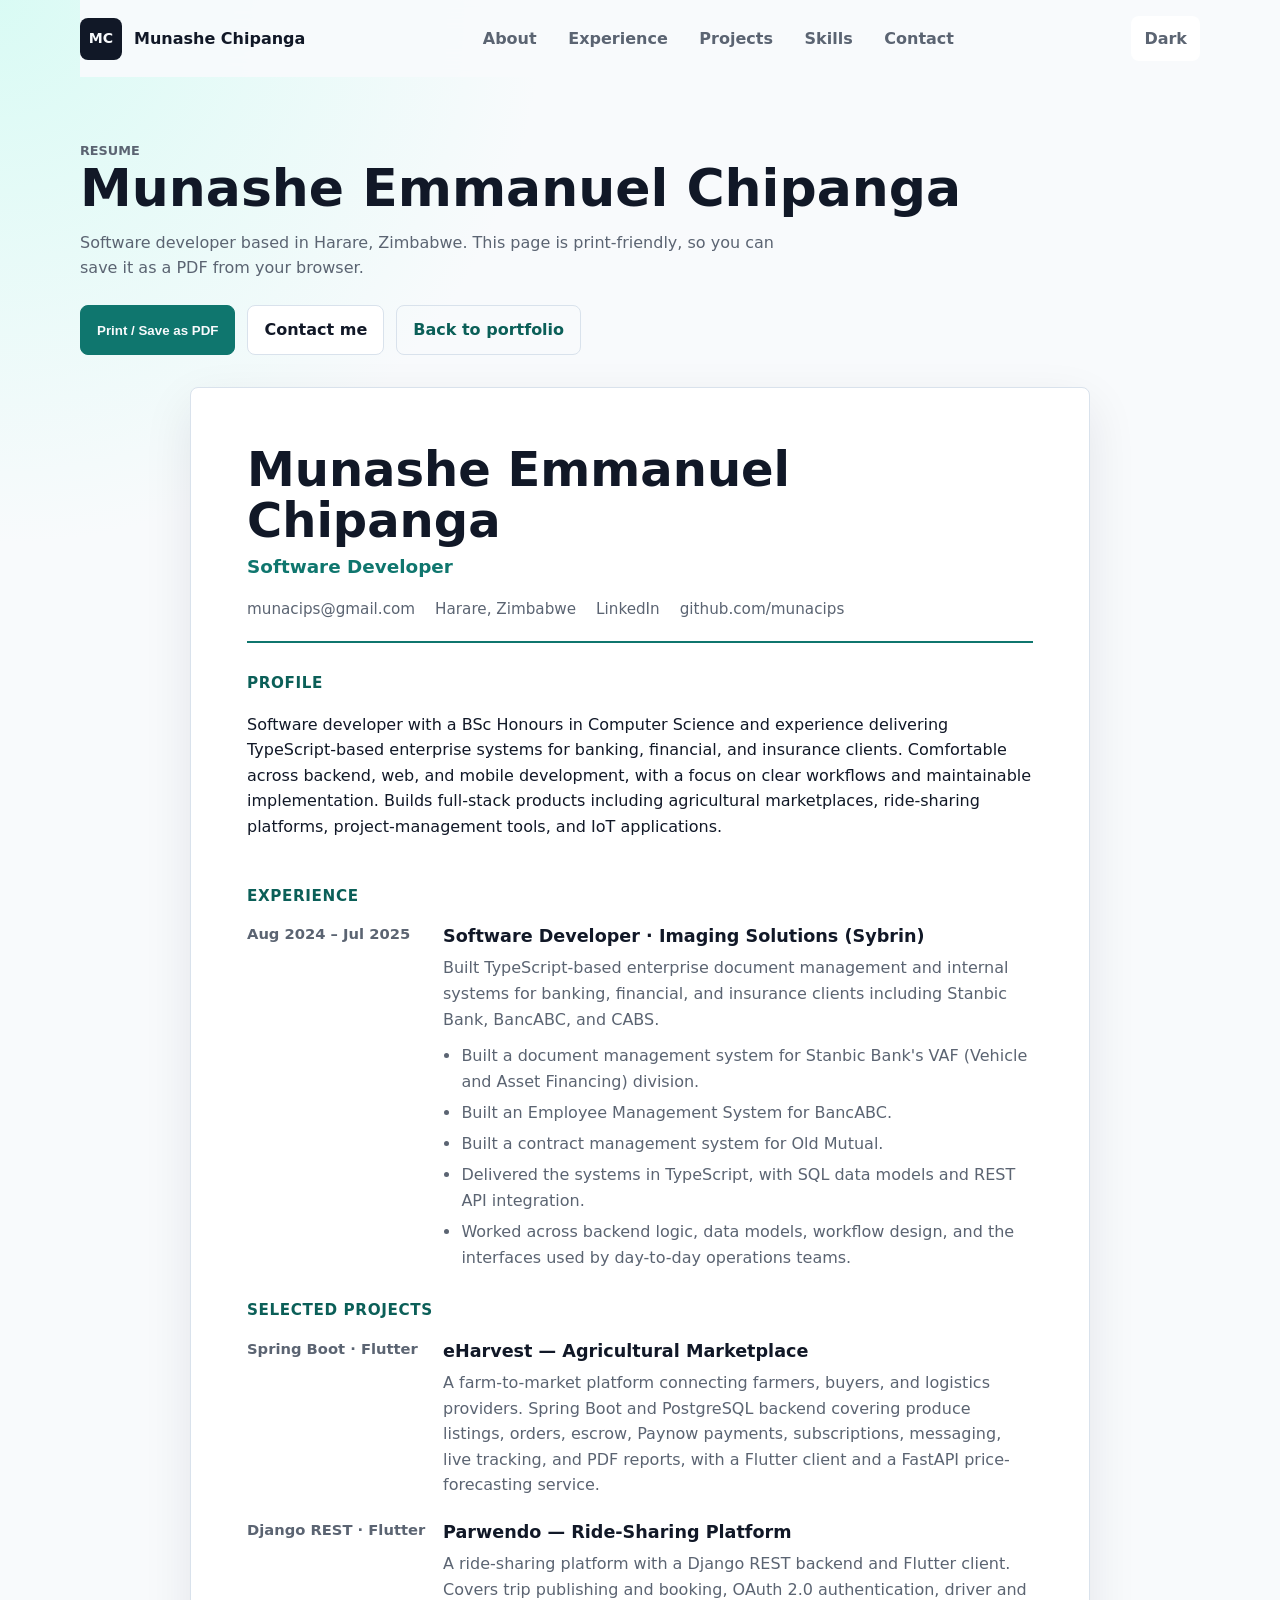
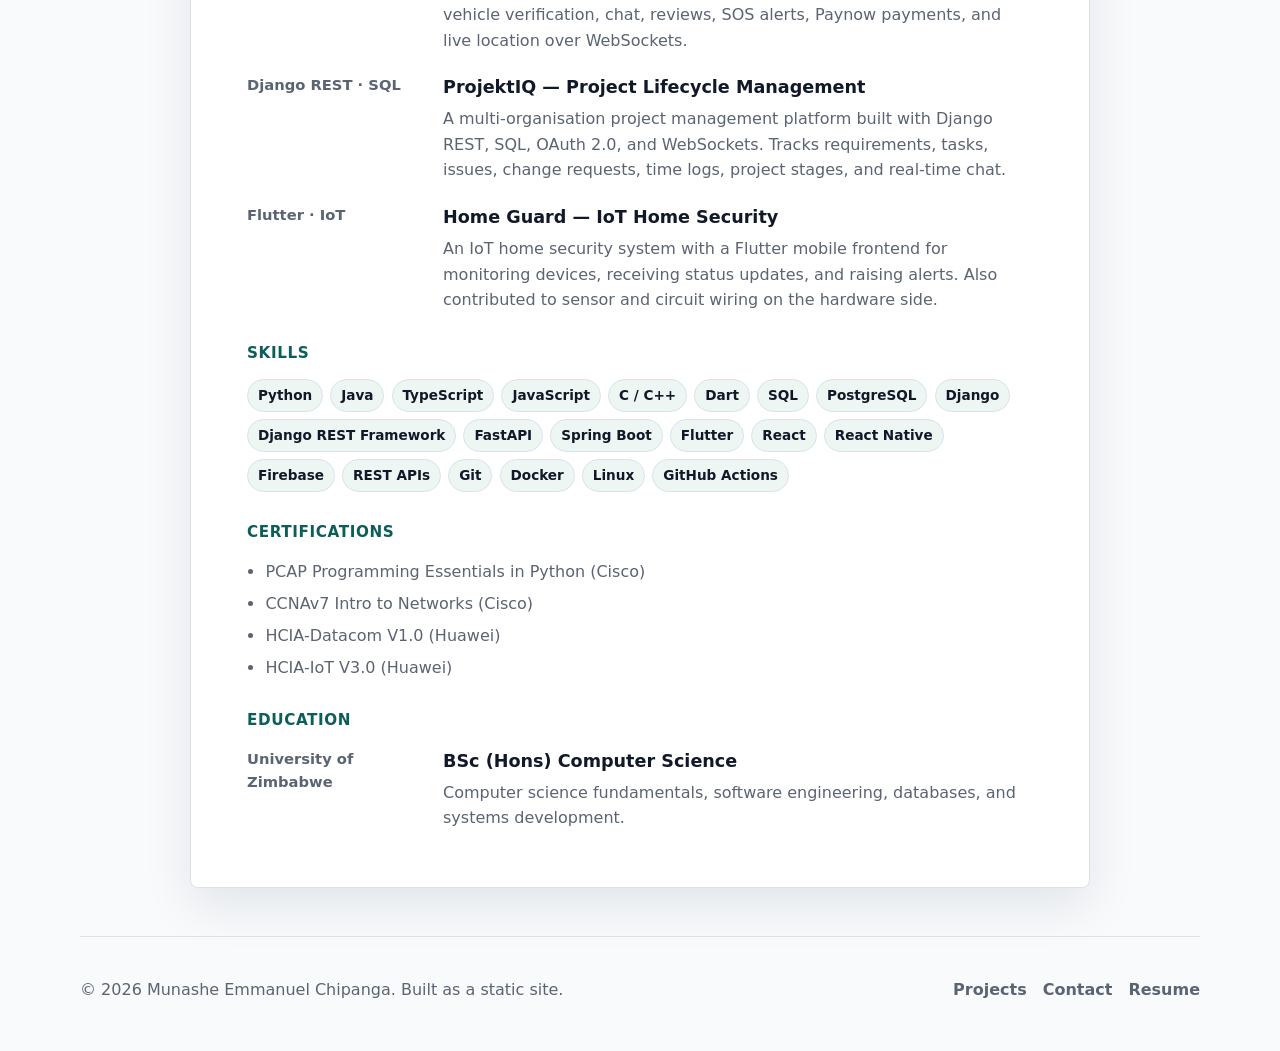
<file: resume.html>
<!doctype html>
<html lang="en">
<head>
    <meta charset="utf-8">
    <meta name="viewport" content="width=device-width, initial-scale=1">
    <meta name="description" content="Resume for Munashe Emmanuel Chipanga, a software developer based in Harare, Zimbabwe.">
    <meta name="author" content="Munashe Emmanuel Chipanga">
    <meta property="og:title" content="Resume | Munashe Emmanuel Chipanga">
    <meta property="og:description" content="Software Developer portfolio for Munashe Emmanuel Chipanga.">
    <meta property="og:type" content="website">
    <meta name="theme-color" content="#0f766e">
    <title>Resume | Munashe Emmanuel Chipanga</title>
    <script>
        (function () {
            try {
                var savedTheme = localStorage.getItem("theme");
                var prefersDark = window.matchMedia("(prefers-color-scheme: dark)").matches;
                document.documentElement.dataset.theme = savedTheme || (prefersDark ? "dark" : "light");
            } catch (error) {
                document.documentElement.dataset.theme = "light";
            }
        })();
    </script>
    <link rel="icon" href="assets/img/favicon.svg" type="image/svg+xml">
    <link rel="stylesheet" href="assets/css/styles.css">
    <script src="assets/js/theme.js" defer></script>
    <script src="assets/js/site.js" defer></script>
</head>
<body>
    <a class="skip-link" href="#main">Skip to content</a>
    <header class="site-header">
        <a class="brand" href="index.html" aria-label="MC Munashe Chipanga home">
            <span class="brand-mark">MC</span>
            <span class="brand-text">Munashe Chipanga</span>
        </a>
        <nav class="site-nav" aria-label="Primary navigation">
            <a href="about.html">About</a>
            <a href="experience.html">Experience</a>
            <a href="projects.html">Projects</a>
            <a href="skills.html">Skills</a>
            <a href="contact.html">Contact</a>
        </nav>
        <button class="theme-toggle" type="button" data-theme-toggle aria-label="Toggle dark and light mode" aria-pressed="false">
            <span data-theme-icon aria-hidden="true">Theme</span>
        </button>
    </header>

    <main id="main">
        <section class="resume-intro">
            <p class="eyebrow">Resume</p>
            <h1>Munashe Emmanuel Chipanga</h1>
            <p>Software developer based in Harare, Zimbabwe. This page is print-friendly, so you can save it as a PDF from your browser.</p>
            <div class="resume-actions">
                <button class="btn btn-primary" type="button" data-print>Print / Save as PDF</button>
                <a class="btn btn-secondary" href="contact.html">Contact me</a>
                <a class="btn btn-ghost" href="index.html">Back to portfolio</a>
            </div>
        </section>

        <article class="resume-sheet">
            <header class="resume-header">
                <h1>Munashe Emmanuel Chipanga</h1>
                <p class="resume-role">Software Developer</p>
                <ul class="resume-contact">
                    <li><a href="mailto:munacips@gmail.com">munacips@gmail.com</a></li>
                    <li>Harare, Zimbabwe</li>
                    <li><a href="https://www.linkedin.com/in/munashe-chipanga-184a471a8" target="_blank" rel="noopener">LinkedIn</a></li>
                    <li><a href="https://github.com/munacips" target="_blank" rel="noopener">github.com/munacips</a></li>
                </ul>
            </header>

            <section class="resume-section">
                <h2>Profile</h2>
                <p>Software developer with a BSc Honours in Computer Science and experience delivering TypeScript-based enterprise systems for banking, financial, and insurance clients. Comfortable across backend, web, and mobile development, with a focus on clear workflows and maintainable implementation. Builds full-stack products including agricultural marketplaces, ride-sharing platforms, project-management tools, and IoT applications.</p>
            </section>

            <section class="resume-section">
                <h2>Experience</h2>
                <div class="resume-entry">
                    <div class="resume-entry-date">Aug 2024 – Jul 2025</div>
                    <div>
                        <h3>Software Developer · Imaging Solutions (Sybrin)</h3>
                        <p>Built TypeScript-based enterprise document management and internal systems for banking, financial, and insurance clients including Stanbic Bank, BancABC, and CABS.</p>
                        <ul>
                            <li>Built a document management system for Stanbic Bank's VAF (Vehicle and Asset Financing) division.</li>
                            <li>Built an Employee Management System for BancABC.</li>
                            <li>Built a contract management system for Old Mutual.</li>
                            <li>Delivered the systems in TypeScript, with SQL data models and REST API integration.</li>
                            <li>Worked across backend logic, data models, workflow design, and the interfaces used by day-to-day operations teams.</li>
                        </ul>
                    </div>
                </div>
            </section>

            <section class="resume-section">
                <h2>Selected Projects</h2>
                <div class="resume-entry">
                    <div class="resume-entry-date">Spring Boot · Flutter</div>
                    <div>
                        <h3>eHarvest — Agricultural Marketplace</h3>
                        <p>A farm-to-market platform connecting farmers, buyers, and logistics providers. Spring Boot and PostgreSQL backend covering produce listings, orders, escrow, Paynow payments, subscriptions, messaging, live tracking, and PDF reports, with a Flutter client and a FastAPI price-forecasting service.</p>
                    </div>
                </div>
                <div class="resume-entry">
                    <div class="resume-entry-date">Django REST · Flutter</div>
                    <div>
                        <h3>Parwendo — Ride-Sharing Platform</h3>
                        <p>A ride-sharing platform with a Django REST backend and Flutter client. Covers trip publishing and booking, OAuth 2.0 authentication, driver and vehicle verification, chat, reviews, SOS alerts, Paynow payments, and live location over WebSockets.</p>
                    </div>
                </div>
                <div class="resume-entry">
                    <div class="resume-entry-date">Django REST · SQL</div>
                    <div>
                        <h3>ProjektIQ — Project Lifecycle Management</h3>
                        <p>A multi-organisation project management platform built with Django REST, SQL, OAuth 2.0, and WebSockets. Tracks requirements, tasks, issues, change requests, time logs, project stages, and real-time chat.</p>
                    </div>
                </div>
                <div class="resume-entry">
                    <div class="resume-entry-date">Flutter · IoT</div>
                    <div>
                        <h3>Home Guard — IoT Home Security</h3>
                        <p>An IoT home security system with a Flutter mobile frontend for monitoring devices, receiving status updates, and raising alerts. Also contributed to sensor and circuit wiring on the hardware side.</p>
                    </div>
                </div>
            </section>

            <section class="resume-section">
                <h2>Skills</h2>
                <ul class="resume-tags">
                    <li>Python</li>
                    <li>Java</li>
                    <li>TypeScript</li>
                    <li>JavaScript</li>
                    <li>C / C++</li>
                    <li>Dart</li>
                    <li>SQL</li>
                    <li>PostgreSQL</li>
                    <li>Django</li>
                    <li>Django REST Framework</li>
                    <li>FastAPI</li>
                    <li>Spring Boot</li>
                    <li>Flutter</li>
                    <li>React</li>
                    <li>React Native</li>
                    <li>Firebase</li>
                    <li>REST APIs</li>
                    <li>Git</li>
                    <li>Docker</li>
                    <li>Linux</li>
                    <li>GitHub Actions</li>
                </ul>
            </section>

            <section class="resume-section">
                <h2>Certifications</h2>
                <ul class="resume-plain-list">
                    <li>PCAP Programming Essentials in Python (Cisco)</li>
                    <li>CCNAv7 Intro to Networks (Cisco)</li>
                    <li>HCIA-Datacom V1.0 (Huawei)</li>
                    <li>HCIA-IoT V3.0 (Huawei)</li>
                </ul>
            </section>

            <section class="resume-section">
                <h2>Education</h2>
                <div class="resume-entry">
                    <div class="resume-entry-date">University of Zimbabwe</div>
                    <div>
                        <h3>BSc (Hons) Computer Science</h3>
                        <p>Computer science fundamentals, software engineering, databases, and systems development.</p>
                    </div>
                </div>
            </section>
        </article>
    </main>

    <footer class="site-footer">
        <p>&copy; <span data-current-year>2026</span> Munashe Emmanuel Chipanga. Built as a static site.</p>
        <div class="footer-links">
            <a href="projects.html">Projects</a>
            <a href="contact.html">Contact</a>
            <a href="resume.html">Resume</a>
        </div>
    </footer>
</body>
</html>
</file>
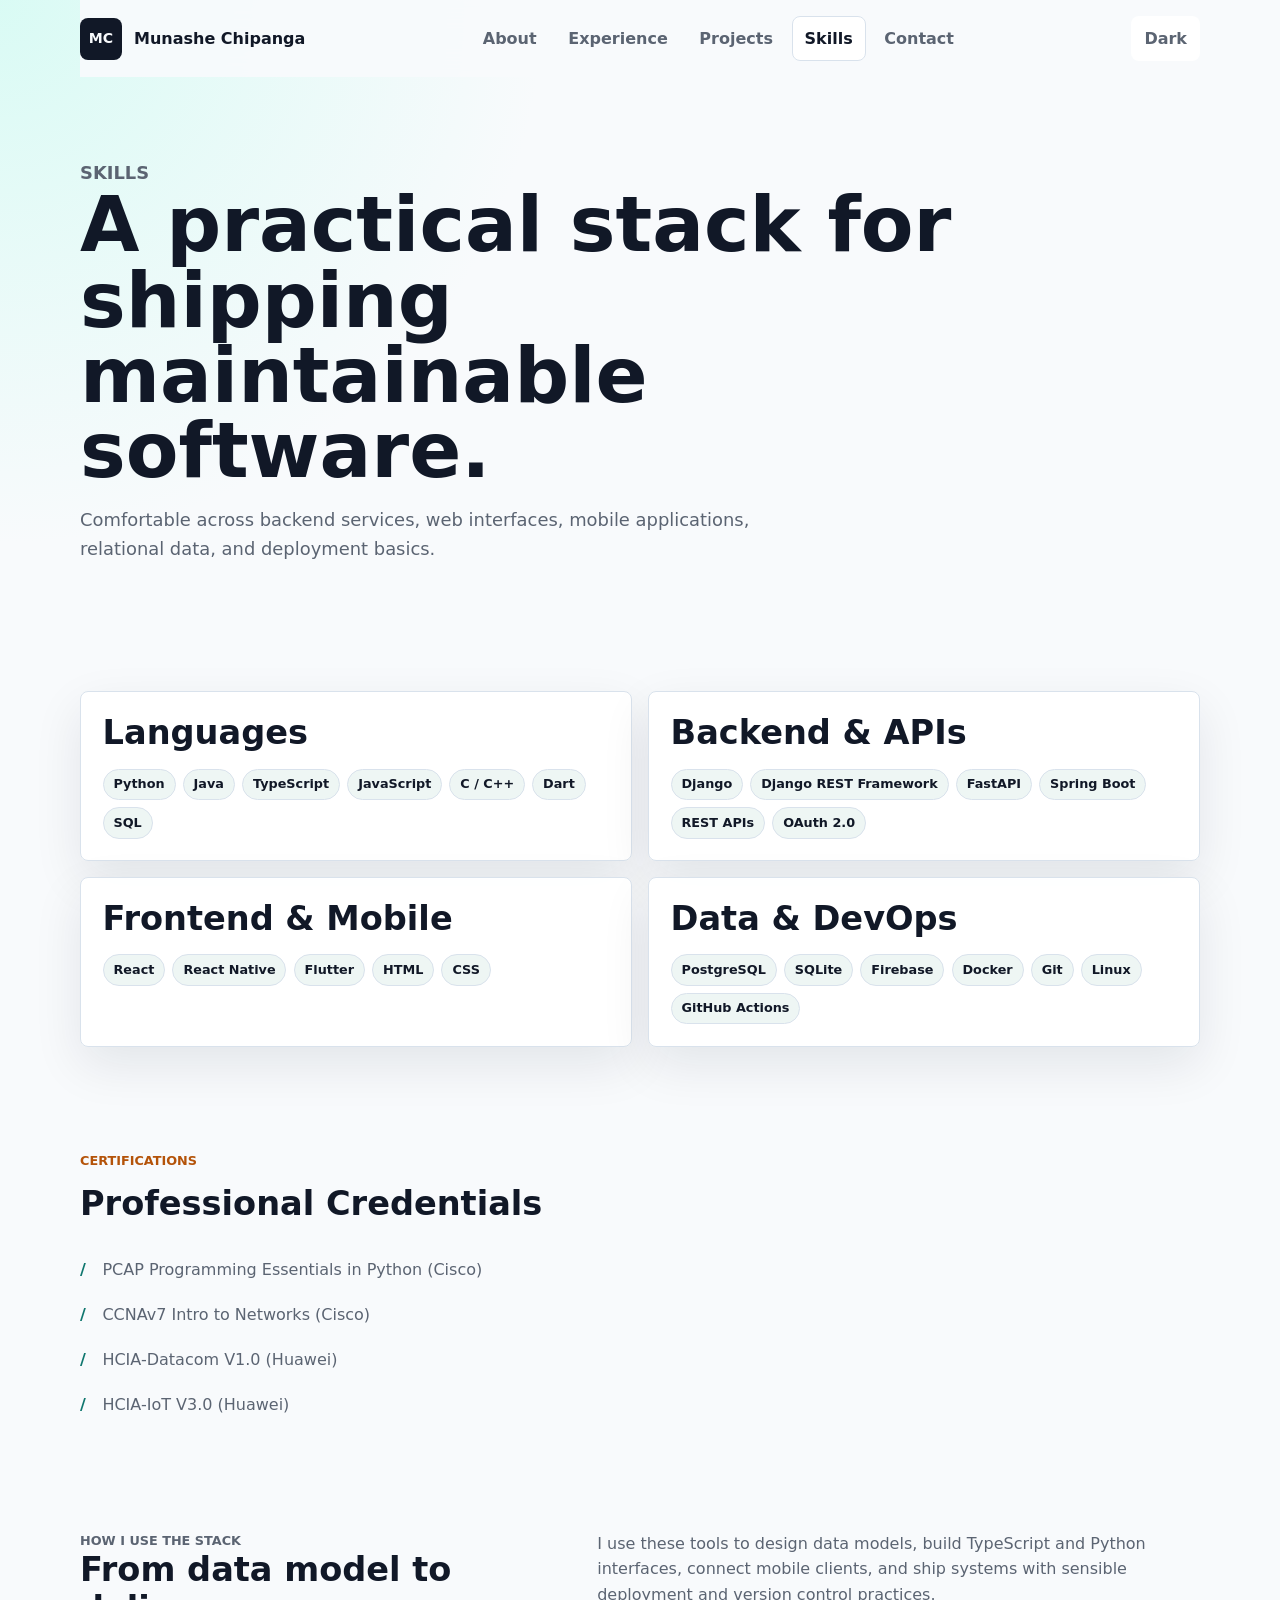
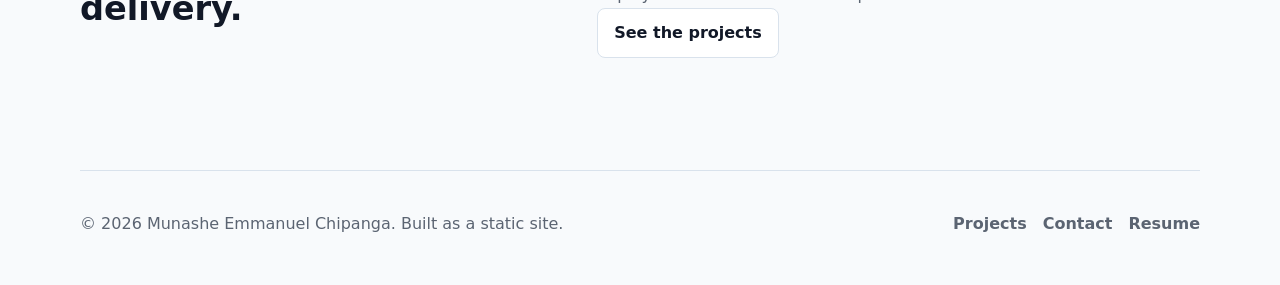
<file: skills.html>
<!doctype html>
<html lang="en">
<head>
    <meta charset="utf-8">
    <meta name="viewport" content="width=device-width, initial-scale=1">
    <meta name="description" content="Technical skills and certifications for Munashe Emmanuel Chipanga.">
    <meta name="author" content="Munashe Emmanuel Chipanga">
    <meta property="og:title" content="Skills | Munashe Emmanuel Chipanga">
    <meta property="og:description" content="Software Developer portfolio for Munashe Emmanuel Chipanga.">
    <meta property="og:type" content="website">
    <meta name="theme-color" content="#0f766e">
    <title>Skills | Munashe Emmanuel Chipanga</title>
    <script>
        (function () {
            try {
                var savedTheme = localStorage.getItem("theme");
                var prefersDark = window.matchMedia("(prefers-color-scheme: dark)").matches;
                document.documentElement.dataset.theme = savedTheme || (prefersDark ? "dark" : "light");
            } catch (error) {
                document.documentElement.dataset.theme = "light";
            }
        })();
    </script>
    <link rel="icon" href="assets/img/favicon.svg" type="image/svg+xml">
    <link rel="stylesheet" href="assets/css/styles.css">
    <script src="assets/js/theme.js" defer></script>
    <script src="assets/js/site.js" defer></script>
</head>
<body>
    <a class="skip-link" href="#main">Skip to content</a>
    <header class="site-header">
        <a class="brand" href="index.html" aria-label="MC Munashe Chipanga home">
            <span class="brand-mark">MC</span>
            <span class="brand-text">Munashe Chipanga</span>
        </a>
        <nav class="site-nav" aria-label="Primary navigation">
            <a href="about.html">About</a>
            <a href="experience.html">Experience</a>
            <a href="projects.html">Projects</a>
            <a href="skills.html" aria-current="page">Skills</a>
            <a href="contact.html">Contact</a>
        </nav>
        <button class="theme-toggle" type="button" data-theme-toggle aria-label="Toggle dark and light mode" aria-pressed="false">
            <span data-theme-icon aria-hidden="true">Theme</span>
        </button>
    </header>

    <main id="main">
        <section class="page-hero">
            <p class="eyebrow">Skills</p>
            <h1>A practical stack for shipping maintainable software.</h1>
            <p>Comfortable across backend services, web interfaces, mobile applications, relational data, and deployment basics.</p>
        </section>

        <section class="skills-layout">
            <article class="skill-group">
                <h2>Languages</h2>
                <div class="tag-row">
                    <span class="tag">Python</span>
                    <span class="tag">Java</span>
                    <span class="tag">TypeScript</span>
                    <span class="tag">JavaScript</span>
                    <span class="tag">C / C++</span>
                    <span class="tag">Dart</span>
                    <span class="tag">SQL</span>
                </div>
            </article>

            <article class="skill-group">
                <h2>Backend &amp; APIs</h2>
                <div class="tag-row">
                    <span class="tag">Django</span>
                    <span class="tag">Django REST Framework</span>
                    <span class="tag">FastAPI</span>
                    <span class="tag">Spring Boot</span>
                    <span class="tag">REST APIs</span>
                    <span class="tag">OAuth 2.0</span>
                </div>
            </article>

            <article class="skill-group">
                <h2>Frontend &amp; Mobile</h2>
                <div class="tag-row">
                    <span class="tag">React</span>
                    <span class="tag">React Native</span>
                    <span class="tag">Flutter</span>
                    <span class="tag">HTML</span>
                    <span class="tag">CSS</span>
                </div>
            </article>

            <article class="skill-group">
                <h2>Data &amp; DevOps</h2>
                <div class="tag-row">
                    <span class="tag">PostgreSQL</span>
                    <span class="tag">SQLite</span>
                    <span class="tag">Firebase</span>
                    <span class="tag">Docker</span>
                    <span class="tag">Git</span>
                    <span class="tag">Linux</span>
                    <span class="tag">GitHub Actions</span>
                </div>
            </article>
        </section>

        <section class="section-band compact-band">
            <div class="section-heading">
                <div>
                    <p class="eyebrow">Certifications</p>
                    <h2>Professional Credentials</h2>
                </div>
            </div>
            <ul class="certification-list">
                <li>PCAP Programming Essentials in Python (Cisco)</li>
                <li>CCNAv7 Intro to Networks (Cisco)</li>
                <li>HCIA-Datacom V1.0 (Huawei)</li>
                <li>HCIA-IoT V3.0 (Huawei)</li>
            </ul>
        </section>

        <section class="section-band compact-band">
            <div class="split-content">
                <div>
                    <p class="eyebrow">How I use the stack</p>
                    <h2>From data model to delivery.</h2>
                </div>
                <div>
                    <p>I use these tools to design data models, build TypeScript and Python interfaces, connect mobile clients, and ship systems with sensible deployment and version control practices.</p>
                    <p class="button-row">
                        <a class="btn btn-secondary" href="projects.html">See the projects</a>
                    </p>
                </div>
            </div>
        </section>
    </main>

    <footer class="site-footer">
        <p>&copy; <span data-current-year>2026</span> Munashe Emmanuel Chipanga. Built as a static site.</p>
        <div class="footer-links">
            <a href="projects.html">Projects</a>
            <a href="contact.html">Contact</a>
            <a href="resume.html">Resume</a>
        </div>
    </footer>
</body>
</html>
</file>
<file: assets/css/styles.css>
:root {
    color-scheme: light;
    --bg: #f8fafc;
    --surface: #ffffff;
    --surface-soft: #eef6f4;
    --text: #111827;
    --muted: #5b6472;
    --border: #d9e2ec;
    --accent: #0f766e;
    --accent-strong: #0b5f58;
    --accent-soft: #ccfbf1;
    --accent-warm: #b45309;
    --shadow: 0 18px 50px rgba(15, 23, 42, 0.09);
    --radius: 8px;
    --max-width: 1120px;
}

[data-theme="dark"] {
    color-scheme: dark;
    --bg: #101418;
    --surface: #171d24;
    --surface-soft: #1d2a2a;
    --text: #f4f7fb;
    --muted: #adb8c7;
    --border: #2d3947;
    --accent: #2dd4bf;
    --accent-strong: #5eead4;
    --accent-soft: #123d3a;
    --accent-warm: #fbbf24;
    --shadow: 0 18px 50px rgba(0, 0, 0, 0.32);
}

* {
    box-sizing: border-box;
}

html {
    scroll-behavior: smooth;
}

body {
    margin: 0;
    min-width: 320px;
    background:
        radial-gradient(circle at top left, color-mix(in srgb, var(--accent-soft), transparent 30%), transparent 34rem),
        var(--bg);
    color: var(--text);
    font-family: Inter, ui-sans-serif, system-ui, -apple-system, BlinkMacSystemFont, "Segoe UI", sans-serif;
    line-height: 1.6;
}

a {
    color: inherit;
    text-decoration: none;
}

img {
    display: block;
    max-width: 100%;
    height: auto;
}

code {
    border: 1px solid var(--border);
    border-radius: 6px;
    padding: 0.12rem 0.35rem;
    background: var(--surface-soft);
    color: var(--text);
    font-size: 0.95em;
}

.site-header {
    position: sticky;
    top: 0;
    z-index: 20;
    display: grid;
    grid-template-columns: auto 1fr auto;
    gap: 1rem;
    align-items: center;
    width: min(100% - 2rem, var(--max-width));
    margin: 0 auto;
    padding: 1rem 0;
    background: color-mix(in srgb, var(--bg), transparent 8%);
    backdrop-filter: blur(16px);
}

.brand {
    display: inline-flex;
    gap: 0.75rem;
    align-items: center;
    min-width: max-content;
    font-weight: 800;
}

.brand-mark {
    display: grid;
    width: 42px;
    height: 42px;
    place-items: center;
    border-radius: var(--radius);
    background: var(--text);
    color: var(--bg);
    font-size: 0.88rem;
    letter-spacing: 0;
}

.brand-text {
    line-height: 1.1;
}

.site-nav {
    display: flex;
    flex-wrap: wrap;
    justify-content: center;
    gap: 0.35rem;
}

.site-nav a,
.theme-toggle {
    border: 1px solid transparent;
    border-radius: var(--radius);
    padding: 0.55rem 0.75rem;
    color: var(--muted);
    font: inherit;
    font-weight: 700;
}

.site-nav a:hover,
.site-nav a[aria-current="page"],
.theme-toggle:hover {
    border-color: var(--border);
    background: var(--surface);
    color: var(--text);
}

.theme-toggle {
    cursor: pointer;
    background: var(--surface);
}

main {
    width: min(100% - 2rem, var(--max-width));
    margin: 0 auto;
}

.hero-section {
    display: grid;
    grid-template-columns: minmax(0, 1.05fr) minmax(300px, 0.95fr);
    gap: clamp(2rem, 5vw, 4.5rem);
    align-items: center;
    min-height: calc(100vh - 92px);
    padding: 4.5rem 0 5rem;
}

.hero-copy h1,
.page-hero h1 {
    max-width: 900px;
    margin: 0;
    font-size: clamp(2.45rem, 6vw, 5.4rem);
    line-height: 0.98;
    letter-spacing: 0;
}

.hero-role {
    margin: 1.1rem 0 0;
    color: var(--accent);
    font-size: clamp(1.25rem, 2.8vw, 2rem);
    font-weight: 800;
}

.hero-tagline,
.page-hero p {
    max-width: 720px;
    margin: 1.1rem 0 0;
    color: var(--muted);
    font-size: 1.12rem;
}

.eyebrow {
    margin: 0 0 0.85rem;
    color: var(--accent-warm);
    font-size: 0.8rem;
    font-weight: 900;
    letter-spacing: 0;
    text-transform: uppercase;
}

.button-row {
    display: flex;
    flex-wrap: wrap;
    gap: 0.75rem;
    margin-top: 2rem;
}

.btn {
    display: inline-flex;
    align-items: center;
    justify-content: center;
    min-height: 44px;
    border: 1px solid var(--border);
    border-radius: var(--radius);
    padding: 0.72rem 1rem;
    font-weight: 800;
    transition: transform 150ms ease, border-color 150ms ease, background 150ms ease;
}

.btn:hover {
    transform: translateY(-1px);
}

.btn-primary {
    border-color: var(--accent);
    background: var(--accent);
    color: var(--bg);
}

.btn-secondary {
    background: var(--surface);
    color: var(--text);
}

.btn-ghost {
    background: transparent;
    color: var(--accent-strong);
}

.hero-panel {
    display: flex;
    justify-content: flex-end;
}

.profile-card,
.content-panel,
.project-card,
.skill-group,
.contact-card,
.contact-form {
    border: 1px solid var(--border);
    border-radius: var(--radius);
    background: color-mix(in srgb, var(--surface), transparent 3%);
    box-shadow: var(--shadow);
}

.profile-card {
    overflow: hidden;
    width: min(100%, 480px);
}

.profile-card dl {
    display: grid;
    gap: 1rem;
    margin: 0;
    padding: 1.25rem;
}

.profile-card dt {
    color: var(--muted);
    font-size: 0.78rem;
    font-weight: 900;
    text-transform: uppercase;
}

.profile-card dd {
    margin: 0.2rem 0 0;
    font-weight: 750;
}

.section-band,
.page-hero,
.content-grid,
.timeline,
.skills-layout,
.contact-layout,
.page-grid {
    padding: 4rem 0;
}

.compact-band {
    padding-top: 2.5rem;
}

.section-heading {
    display: flex;
    align-items: end;
    justify-content: space-between;
    gap: 1.5rem;
    margin-bottom: 1.5rem;
}

.section-heading h2,
.split-content h2,
.content-panel h2,
.skill-group h2,
.contact-card h2,
.timeline-body h2,
.project-body h2 {
    margin: 0;
    font-size: clamp(1.35rem, 3vw, 2.1rem);
    line-height: 1.15;
}

.text-link,
.project-links a {
    color: var(--accent-strong);
    font-weight: 850;
}

.text-link:hover,
.project-links a:hover,
.footer-links a:hover,
.link-list a:hover {
    text-decoration: underline;
    text-underline-offset: 0.25rem;
}

.project-grid {
    display: grid;
    grid-template-columns: repeat(3, minmax(0, 1fr));
    gap: 1rem;
}

.page-grid {
    grid-template-columns: repeat(2, minmax(0, 1fr));
}

.project-card {
    display: flex;
    min-width: 0;
    overflow: hidden;
    flex-direction: column;
}

.project-image {
    width: 100%;
    aspect-ratio: 16 / 10;
    object-fit: cover;
    border-bottom: 1px solid var(--border);
    background: var(--surface-soft);
}

.project-body {
    display: flex;
    flex: 1;
    flex-direction: column;
    gap: 1rem;
    padding: 1.1rem;
}

.project-title-row {
    display: flex;
    align-items: start;
    justify-content: space-between;
    gap: 0.75rem;
}

.project-body h2 {
    font-size: 1.1rem;
}

.project-body p,
.content-panel p,
.timeline-body p,
.split-content p,
.contact-card p {
    margin: 0;
    color: var(--muted);
}

.badge,
.tag {
    display: inline-flex;
    align-items: center;
    min-height: 28px;
    border-radius: 999px;
    padding: 0.28rem 0.62rem;
    font-size: 0.8rem;
    font-weight: 850;
    white-space: nowrap;
}

.badge {
    background: var(--accent-soft);
    color: var(--accent-strong);
}

.tag-row {
    display: flex;
    flex-wrap: wrap;
    gap: 0.45rem;
}

.tag {
    border: 1px solid var(--border);
    background: var(--surface-soft);
    color: var(--text);
}

.project-links {
    display: flex;
    flex-wrap: wrap;
    gap: 0.8rem;
    margin-top: auto;
    color: var(--muted);
    font-size: 0.92rem;
    font-weight: 750;
}

.split-content,
.content-grid,
.contact-layout {
    display: grid;
    grid-template-columns: minmax(0, 0.9fr) minmax(0, 1.1fr);
    gap: 1.5rem;
    align-items: start;
}

.content-panel,
.skill-group,
.contact-card,
.contact-form {
    padding: 1.35rem;
}

.content-panel h3 {
    margin: 1.5rem 0 0.55rem;
    font-size: 1.05rem;
}

.timeline {
    max-width: 860px;
}

.timeline-item {
    display: grid;
    grid-template-columns: 180px minmax(0, 1fr);
    gap: 1.5rem;
}

.timeline-date {
    color: var(--accent-warm);
    font-weight: 900;
}

.timeline-body {
    border-left: 3px solid var(--accent);
    padding-left: 1.5rem;
}

.muted {
    color: var(--muted);
}

.impact-list,
.certification-list,
.link-list {
    margin: 1rem 0 0;
    padding: 0;
    list-style: none;
}

.impact-list li,
.certification-list li {
    position: relative;
    padding: 0.6rem 0 0.6rem 1.4rem;
    color: var(--muted);
}

.impact-list li::before,
.certification-list li::before {
    position: absolute;
    left: 0;
    color: var(--accent);
    content: "/";
    font-weight: 900;
}

.skills-layout {
    display: grid;
    grid-template-columns: repeat(2, minmax(0, 1fr));
    gap: 1rem;
}

.skill-group h2 {
    margin-bottom: 1rem;
}

.contact-form {
    display: grid;
    gap: 0.7rem;
}

.contact-form label {
    color: var(--text);
    font-weight: 800;
}

.form-control {
    width: 100%;
    border: 1px solid var(--border);
    border-radius: var(--radius);
    padding: 0.85rem 0.95rem;
    background: var(--surface);
    color: var(--text);
    font: inherit;
}

.form-control:focus {
    border-color: var(--accent);
    outline: 3px solid color-mix(in srgb, var(--accent), transparent 75%);
}

textarea.form-control {
    resize: vertical;
}

.field-error {
    margin: 0;
    color: #dc2626;
    font-size: 0.92rem;
    font-weight: 750;
}

.link-list {
    display: grid;
    gap: 0.9rem;
    margin-bottom: 1.5rem;
}

.link-list li {
    display: grid;
    gap: 0.2rem;
    overflow-wrap: anywhere;
}

.link-list span {
    color: var(--muted);
    font-size: 0.8rem;
    font-weight: 900;
    text-transform: uppercase;
}

.link-list .link-value {
    color: var(--text);
    font-size: 1rem;
    font-weight: 750;
    text-transform: none;
}

.message-stack {
    position: fixed;
    right: 1rem;
    bottom: 1rem;
    z-index: 30;
    width: min(420px, calc(100% - 2rem));
}

.message {
    border: 1px solid var(--border);
    border-left: 5px solid var(--accent);
    border-radius: var(--radius);
    padding: 1rem;
    background: var(--surface);
    box-shadow: var(--shadow);
}

.empty-state {
    grid-column: 1 / -1;
    border: 1px dashed var(--border);
    border-radius: var(--radius);
    padding: 1.5rem;
    background: var(--surface);
    color: var(--muted);
}

.site-footer {
    display: flex;
    flex-wrap: wrap;
    align-items: center;
    justify-content: space-between;
    gap: 1rem;
    width: min(100% - 2rem, var(--max-width));
    margin: 3rem auto 0;
    border-top: 1px solid var(--border);
    padding: 1.5rem 0 2rem;
    color: var(--muted);
}

.footer-links {
    display: flex;
    flex-wrap: wrap;
    gap: 1rem;
    font-weight: 800;
}

@media (max-width: 860px) {
    .site-header {
        grid-template-columns: 1fr auto;
    }

    .site-nav {
        grid-column: 1 / -1;
        justify-content: flex-start;
        order: 3;
    }

    .hero-section,
    .split-content,
    .content-grid,
    .contact-layout,
    .timeline-item {
        grid-template-columns: 1fr;
    }

    .hero-section {
        min-height: auto;
        padding-top: 3rem;
    }

    .hero-panel {
        justify-content: flex-start;
    }

    .project-grid,
    .page-grid,
    .skills-layout,
    .card-grid {
        grid-template-columns: 1fr;
    }

    .timeline-body {
        border-left: 0;
        border-top: 3px solid var(--accent);
        padding-top: 1rem;
        padding-left: 0;
    }
}

@media (max-width: 560px) {
    main,
    .site-header,
    .site-footer {
        width: min(100% - 1rem, var(--max-width));
    }

    .brand-text {
        display: none;
    }

    .site-nav a,
    .theme-toggle {
        padding: 0.48rem 0.58rem;
        font-size: 0.92rem;
    }

    .hero-copy h1,
    .page-hero h1 {
        font-size: 2.35rem;
    }

    .section-band,
    .page-hero,
    .content-grid,
    .timeline,
    .skills-layout,
    .contact-layout,
    .page-grid {
        padding: 2.5rem 0;
    }

    .section-heading {
        align-items: flex-start;
        flex-direction: column;
    }

    .btn {
        width: 100%;
    }
}

/* Static-site additions */

.skip-link {
    position: absolute;
    left: 1rem;
    top: -100%;
    z-index: 50;
    border-radius: var(--radius);
    padding: 0.75rem 1rem;
    background: var(--text);
    color: var(--bg);
    font-weight: 800;
}

.skip-link:focus {
    top: 1rem;
}

.visually-hidden {
    position: absolute;
    width: 1px;
    height: 1px;
    overflow: hidden;
    clip: rect(0 0 0 0);
    clip-path: inset(50%);
    white-space: nowrap;
}

.card-grid {
    display: grid;
    grid-template-columns: repeat(2, minmax(0, 1fr));
    gap: 1rem;
}

.project-context {
    color: var(--muted);
}

.project-links {
    align-items: center;
    justify-content: space-between;
}

.badge-personal {
    background: var(--accent-soft);
    color: var(--accent-strong);
}

.badge-enterprise {
    background: color-mix(in srgb, var(--accent-warm), transparent 84%);
    color: var(--accent-warm);
}

.section-intro {
    max-width: 820px;
    margin: -0.5rem 0 1.5rem;
    color: var(--muted);
    font-size: 1.02rem;
}

.project-link-group {
    display: inline-flex;
    flex-wrap: wrap;
    gap: 0.75rem;
}

.content-panel .tag-row {
    margin-top: 0.9rem;
}

section[id] {
    scroll-margin-top: 96px;
}

.contact-note {
    margin: 0;
    color: var(--muted);
    font-size: 0.9rem;
}

.form-status {
    min-height: 1.4rem;
    margin: 0;
    color: var(--accent-strong);
    font-size: 0.92rem;
    font-weight: 750;
}

.resume-intro {
    padding: 3rem 0 0;
}

.resume-intro h1 {
    max-width: 900px;
    margin: 0;
    font-size: clamp(2rem, 5vw, 3.25rem);
    line-height: 1;
}

.resume-intro p {
    max-width: 720px;
    margin: 1rem 0 0;
    color: var(--muted);
}

.resume-actions {
    display: flex;
    flex-wrap: wrap;
    gap: 0.75rem;
    margin-top: 1.5rem;
}

.resume-sheet {
    max-width: 900px;
    margin: 2rem auto 0;
    border: 1px solid var(--border);
    border-radius: var(--radius);
    padding: clamp(1.5rem, 5vw, 3.5rem);
    background: var(--surface);
    box-shadow: var(--shadow);
}

.resume-header {
    border-bottom: 2px solid var(--accent);
    padding-bottom: 1.25rem;
}

.resume-header h1 {
    margin: 0;
    font-size: clamp(2rem, 5vw, 3rem);
    line-height: 1.05;
}

.resume-header .resume-role {
    margin: 0.4rem 0 0;
    color: var(--accent);
    font-size: 1.15rem;
    font-weight: 800;
}

.resume-contact {
    display: flex;
    flex-wrap: wrap;
    gap: 0.5rem 1.25rem;
    margin: 1rem 0 0;
    padding: 0;
    list-style: none;
    color: var(--muted);
    font-size: 0.95rem;
}

.resume-section {
    padding-top: 1.75rem;
}

.resume-section h2 {
    margin: 0 0 0.9rem;
    color: var(--accent-strong);
    font-size: 0.95rem;
    letter-spacing: 0.04em;
    text-transform: uppercase;
}

.resume-entry {
    display: grid;
    grid-template-columns: 180px minmax(0, 1fr);
    gap: 1rem;
}

.resume-entry + .resume-entry {
    margin-top: 1.25rem;
}

.resume-entry-date {
    color: var(--muted);
    font-size: 0.92rem;
    font-weight: 750;
}

.resume-entry h3 {
    margin: 0;
    font-size: 1.1rem;
}

.resume-entry p {
    margin: 0.3rem 0 0;
    color: var(--muted);
}

.resume-entry ul {
    margin: 0.7rem 0 0;
    padding-left: 1.15rem;
    color: var(--muted);
}

.resume-entry li + li {
    margin-top: 0.35rem;
}

.resume-tags {
    display: flex;
    flex-wrap: wrap;
    gap: 0.45rem;
    margin: 0;
    padding: 0;
    list-style: none;
}

.resume-tags li {
    border: 1px solid var(--border);
    border-radius: 999px;
    padding: 0.28rem 0.62rem;
    background: var(--surface-soft);
    font-size: 0.85rem;
    font-weight: 750;
}

.resume-plain-list {
    margin: 0;
    padding-left: 1.15rem;
    color: var(--muted);
}

.resume-plain-list li + li {
    margin-top: 0.4rem;
}

@media (max-width: 640px) {
    .resume-entry {
        grid-template-columns: 1fr;
        gap: 0.25rem;
    }
}

@media (prefers-reduced-motion: reduce) {
    html {
        scroll-behavior: auto;
    }

    .btn {
        transition: none;
    }

    .btn:hover {
        transform: none;
    }
}

@media print {
    :root {
        --bg: #ffffff;
        --surface: #ffffff;
        --surface-soft: #f5f5f5;
        --text: #111111;
        --muted: #333333;
        --border: #cccccc;
        --accent: #0f766e;
        --accent-strong: #0b5f58;
        --accent-warm: #92400e;
        --shadow: none;
    }

    body {
        background: #ffffff;
    }

    .site-header,
    .site-footer,
    .resume-intro,
    .resume-actions,
    .skip-link {
        display: none !important;
    }

    main {
        width: 100%;
        margin: 0;
    }

    .resume-sheet {
        max-width: none;
        margin: 0;
        border: 0;
        padding: 0;
        box-shadow: none;
    }

    .resume-section {
        break-inside: avoid;
    }

    a {
        color: inherit;
        text-decoration: none;
    }
}
</file>
